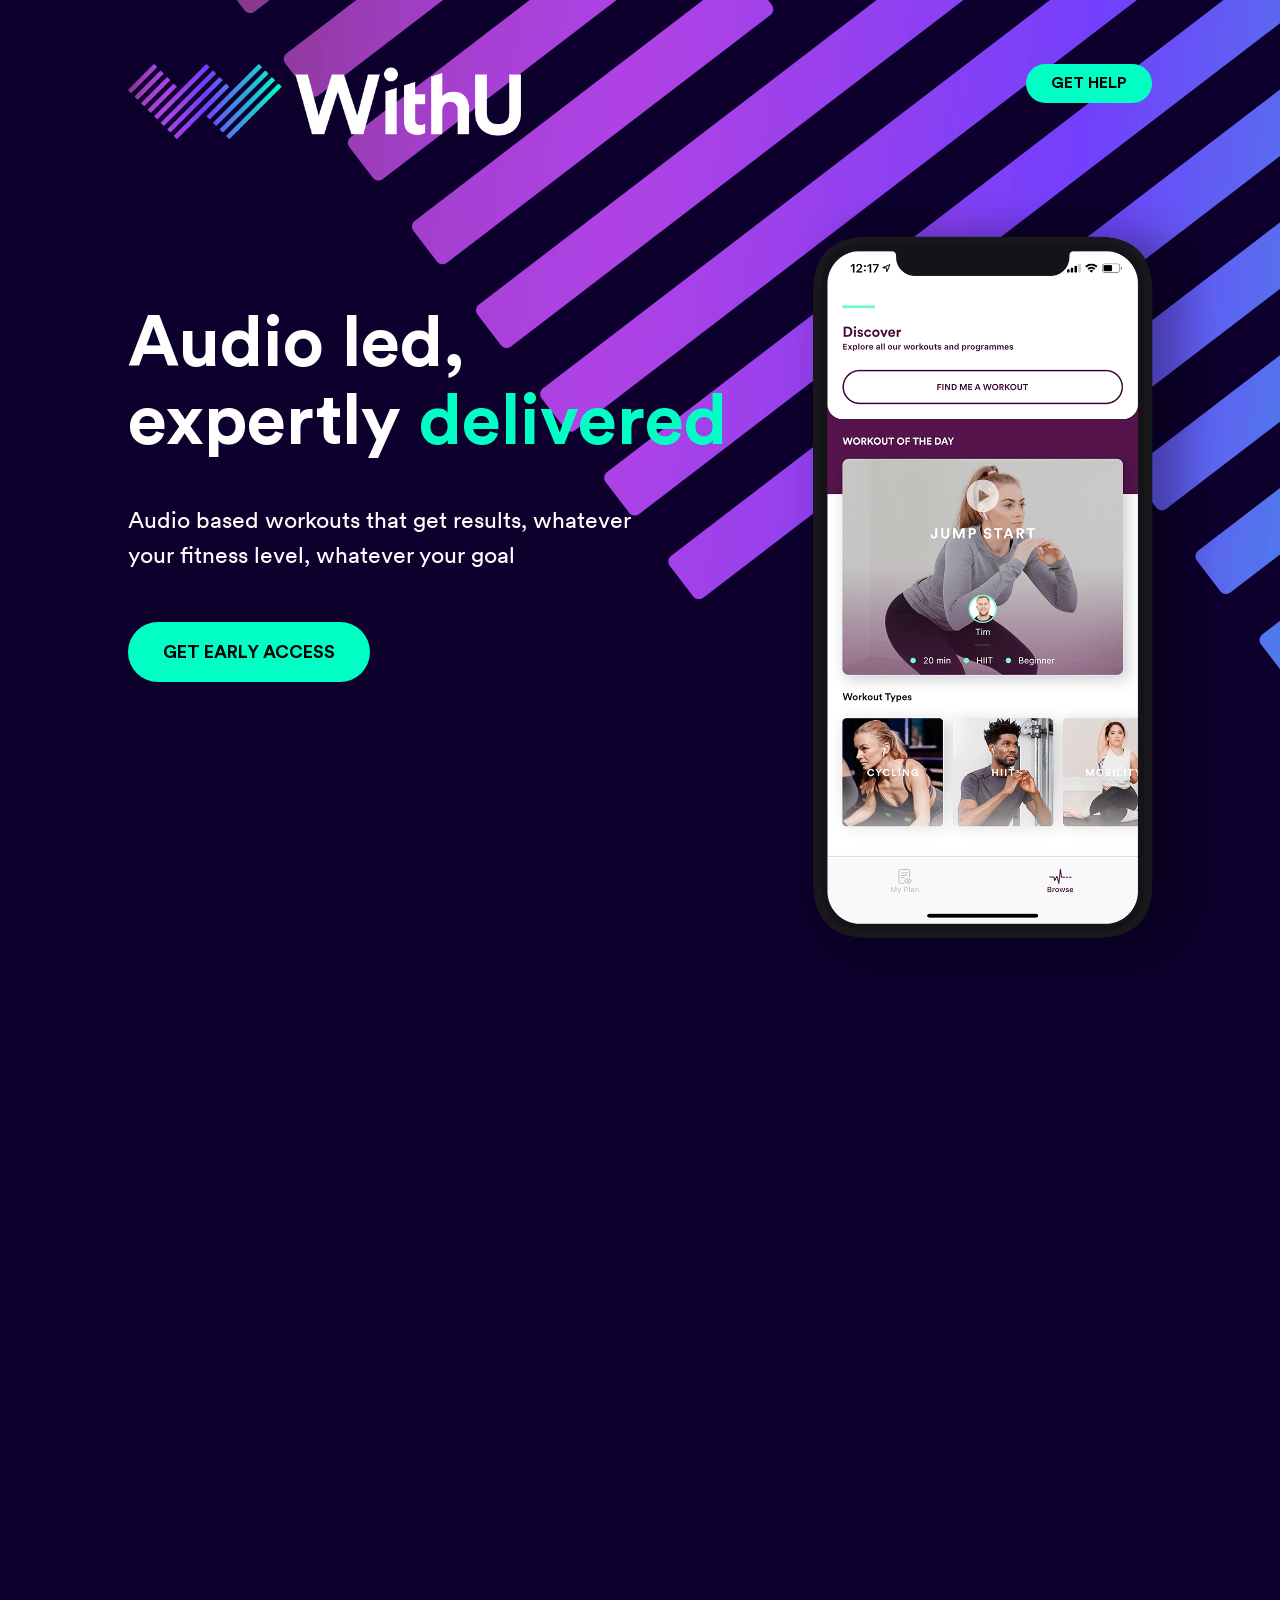
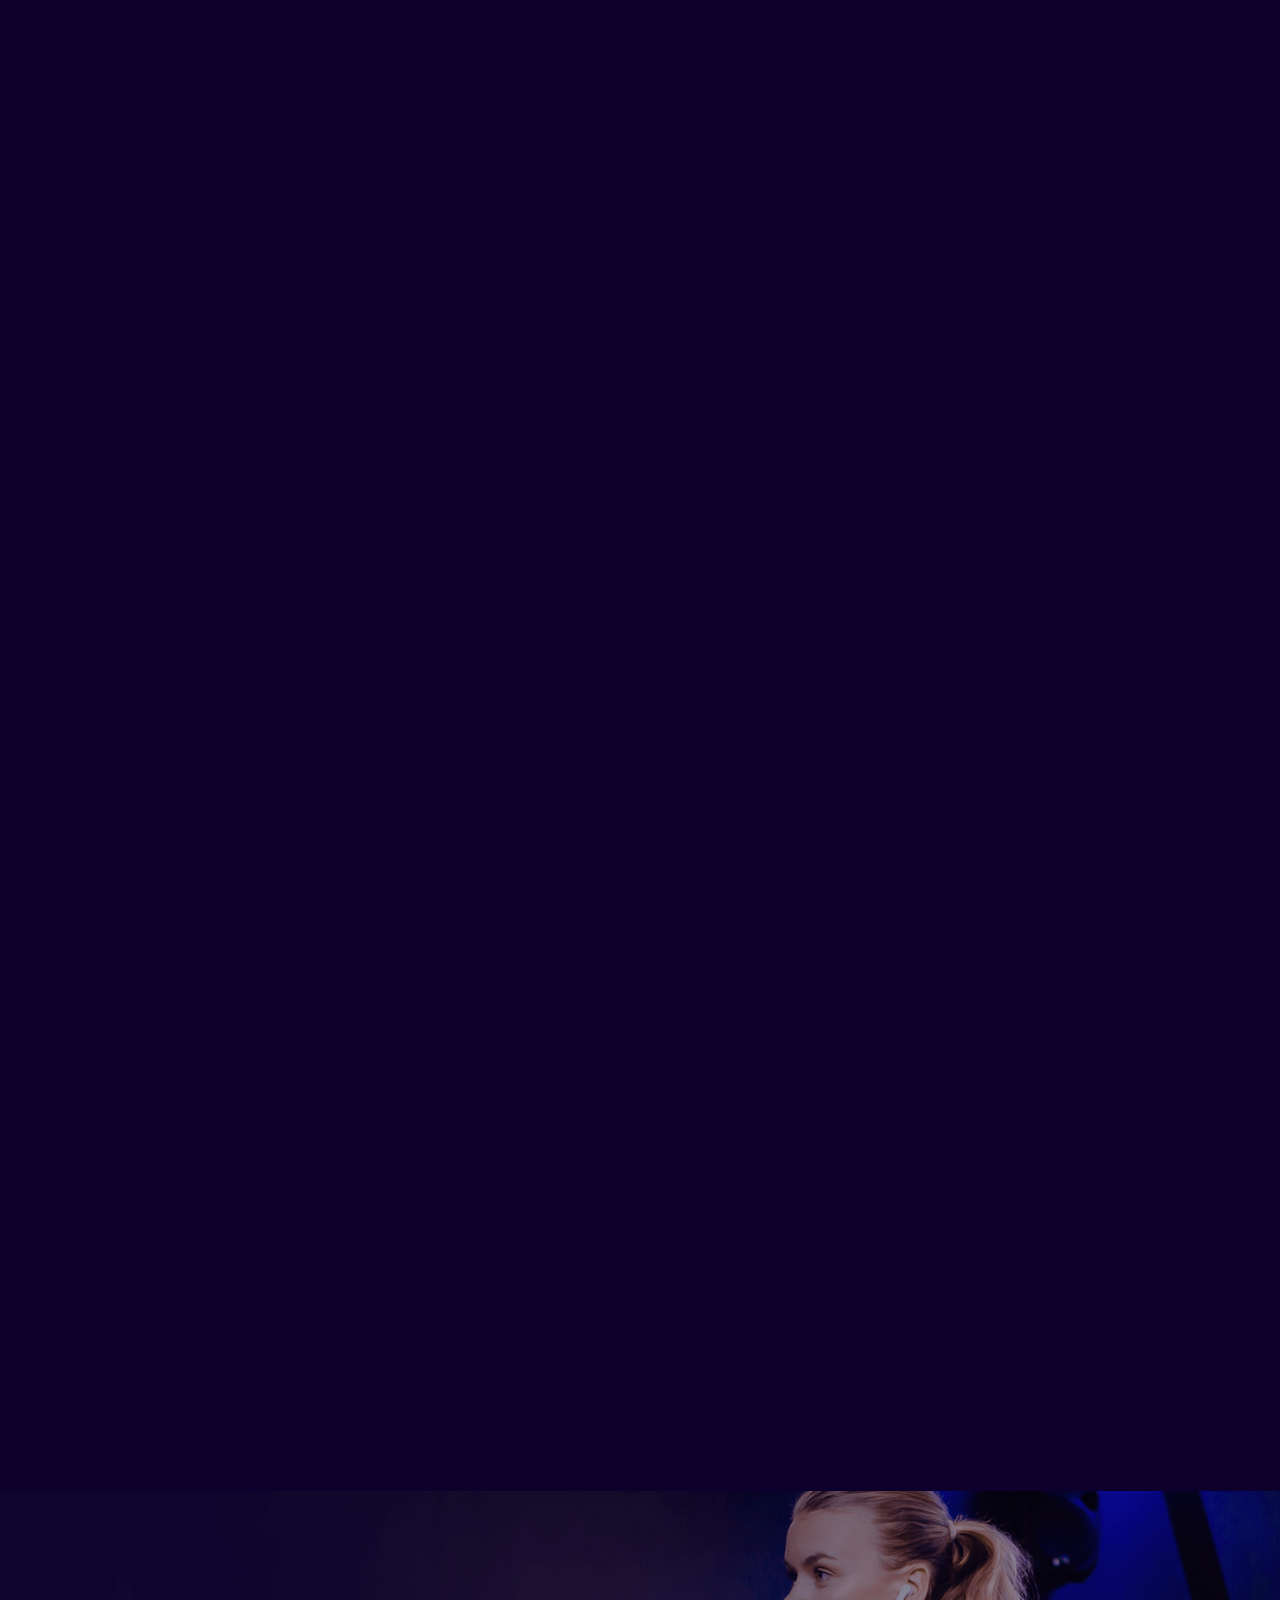
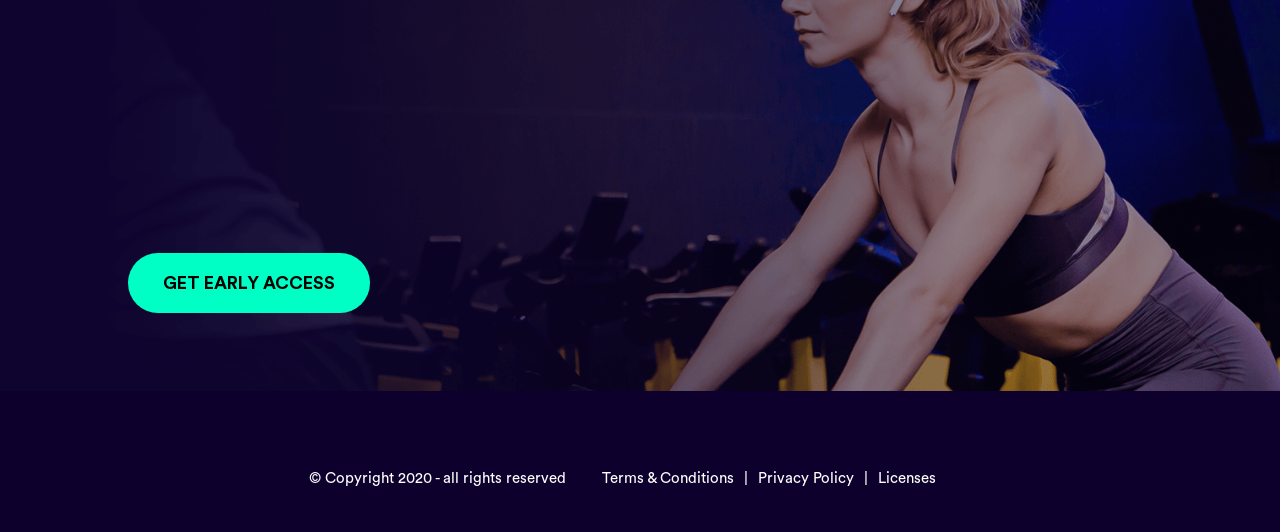
<file: index.html>
<!DOCTYPE html>
<html lang="en">

<head>

    <meta http-equiv="Content-Type" content="text/html; charset=utf-8">
    <meta name="viewport" content="width=device-width, initial-scale=1">
    <meta name="description" content="Audio based workouts that get results, whatever your fitness level, whatever your goal">
    <meta property="og:image" content="img/mobile-tag.jpg">
    <meta property="og:image:type" content="image/jpg">
    <meta property="og:locale" content="en_US">
    <link rel="stylesheet" href="./fonts/font.css">
    <link rel="stylesheet" href="./css/style.css">
    <link rel="shortcut icon" href="./img/favicon.png" type="image/x-icon">
    <script src="./js/float-panel.js"></script>
    <title>WithU</title>



    <script type="text/javascript">
        (function (o) {
            var b = "https://instantfox.co/anywhere/",
                t = "2b2627310f01474f9d3fee29a6315015e2da6682f9e241a59ef7fe04355a8151",
                a = window.AutopilotAnywhere = {
                    _runQueue: [],
                    run: function () {
                        this._runQueue.push(arguments);
                    }
                },
                c = encodeURIComponent,
                s = "SCRIPT",
                d = document,
                l = d.getElementsByTagName(s)[0],
                p = "t=" + c(d.title || "") + "&u=" + c(d.location.href || "") + "&r=" + c(d.referrer || ""),
                j = "text/javascript",
                z, y;
            if (!window.Autopilot) window.Autopilot = a;
            if (o.app) p = "devmode=true&" + p;
            z = function (src, asy) {
                var e = d.createElement(s);
                e.src = src;
                e.type = j;
                e.async = asy;
                l.parentNode.insertBefore(e, l);
            };
            y = function () {
                z(b + t + '?' + p, true);
            };
            if (window.attachEvent) {
                window.attachEvent("onload", y);
            } else {
                window.addEventListener("load", y, false);
            }
        })({});
    </script>



    <script>
        ! function () {
            var analytics = window.analytics = window.analytics || [];
            if (!analytics.initialize)
                if (analytics.invoked) window.console && console.error && console.error(
                    "Segment snippet included twice.");
                else {
                    analytics.invoked = !0;
                    analytics.methods = ["trackSubmit", "trackClick", "trackLink", "trackForm", "pageview", "identify",
                        "reset", "group", "track", "ready", "alias", "debug", "page", "once", "off", "on"
                    ];
                    analytics.factory = function (t) {
                        return function () {
                            var e = Array.prototype.slice.call(arguments);
                            e.unshift(t);
                            analytics.push(e);
                            return analytics
                        }
                    };
                    for (var t = 0; t < analytics.methods.length; t++) {
                        var e = analytics.methods[t];
                        analytics[e] = analytics.factory(e)
                    }
                    analytics.load = function (t, e) {
                        var n = document.createElement("script");
                        n.type = "text/javascript";
                        n.async = !0;
                        n.src = "https://cdn.segment.com/analytics.js/v1/" + t + "/analytics.min.js";
                        var a = document.getElementsByTagName("script")[0];
                        a.parentNode.insertBefore(n, a);
                        analytics._loadOptions = e
                    };
                    analytics.SNIPPET_VERSION = "4.1.0";
                    analytics.load("PH1iL1kXwbt9lEuJuvVpi0ufzrRDpWvQ");
                    analytics.page();
                }
        }();
    </script>


</head>

<body>
    <div class="opacity"></div>
    <div class="content">
        <header>
            <img class="logo" src="./img/logo.png" alt="logo">
            <a class="header-btn header-btn_desktop" href="#">GET HELP</a>
            <a class="header-btn header-btn_mobile" href="#">
                <img src="img/question-mark-button.svg" alt="question">
            </a>
        </header>
        <section class="experts">
            <div class="text">
                <!--                 <div class="img_wrapper seen slideanim">
                    <img class="download_btn" src="./img/google-play.svg" alt="Google play">
                    <img class="download_btn" src="./img/app-store.svg" alt="Appstore">
                </div> -->
                <h2 class="slideanim">Audio led,<br>expertly <mark class="colored">delivered</mark></h2>
                <h3 class="slideanim">Audio based workouts that get results, whatever your fitness level, whatever your
                    goal</h3>
                <a target="_blank" class="early_btn" href="https://beta.withu.fit/"> GET EARLY ACCESS </a>
                <!--                 <div class="img_wrapper hidden slideanim">
                    <img class="download_btn" src="./img/google-play.svg" alt="Google play">
                    <img class="download_btn" src="./img/app-store.svg" alt="Appstore">
                </div> -->
            </div>
            <div class="image slideanim">
                <img src="./img/phone1.png" alt="app screenshot">
            </div>
        </section>
        <section class="more_text">
            <h2 class="slideanim">World-class personal training available <mark class="colored">anytime, anywhere</mark>
            </h2>
            <p class="slideanim">We believe the best fitness progress happens when people are provided with expert
                guidance, personalised support and unwavering motivation. Everybody deserves access to that, on-demand.
                That’s why WithU exists.</p>
        </section>
        <section class="tone">
            <div class="hidden_h2 slideanim">
                <h2>What are we all about?</h2>
            </div>
            <div class="image slideanim">
                <img src="./img/phone2.png" alt="app screenshot">
            </div>
            <div class="text">
                <h2 class="animated slideanim slideInRight">What are we all about?</h2>
                <div class="text_wrapper">
                    <div class="block slideanim">
                        <img src="./img/bias.svg" alt="headphones pict">
                        <div class="block_text first">
                            <h3>Totally results driven</h3>
                            <p>We want you to succeed. Each workout is expertly designed and produced to motivate you to
                                work harder and smarter.</p>
                        </div>
                    </div>
                    <div class="block slideanim">
                        <img src="./img/Individuality.svg" alt="goals pict">
                        <div class="block_text">
                            <h3>Committed to game-changing training</h3>
                            <p>Quality is at the core of everything we do. From WithU trainer recruitment, to workout
                                creation and audio production the bar is set high. Just how we like it!</p>
                        </div>
                    </div>
                    <div class="block slideanim">
                        <img src="./img/trainer.svg" alt="Individuality pict">
                        <div class="block_text third">
                            <h3>We’re the experts but you make the rules</h3>
                            <p>Every week, you’ll have access to a personalised plan of workouts based on your goal, or
                                you have unlimited freedom to style your session by browsing our full audio workout
                                library.</p>
                        </div>
                    </div>
                </div>
            </div>
        </section>
        <section class="lastly">
            <h2 class="slideanim">
                WithU has a vast library of audio led workouts and tailored programmes. So we’re confident that we’ll
                have something that works for you.
            </h2>
            <div class="cards_wrapper">
                <div class="card slideanim">
                    <object class="svg_icon" data="./img/run-2.svg" type="image/svg+xml" width="76" height="120">Your
                        browser does not support SVG</object>
                    <h3 class="">HIIT</h3>
                    <p class="">Circuits designed to raise your heart rate and accelerate fat loss</p>
                </div>
                <div class="card slideanim">
                    <object class="svg_icon" data="./img/strength.svg" type="image/svg+xml" width="76" height="120">Your
                        browser does not support SVG</object>
                    <h3 class="">Strength</h3>
                    <p class="">Sessions to make you stronger, tone up and build muscle</p>
                </div>
                <div class="card slideanim">
                    <object class="svg_icon" data="./img/mobility.svg" type="image/svg+xml" width="76" height="120">Your
                        browser does not support SVG</object>
                    <h3 class="">Mobility</h3>
                    <p class="">Improve your flexibility and regain focus with rest and recovery classes</p>
                </div>
                <div class="card slideanim">
                    <object class="svg_icon" data="./img/bicycle.svg" type="image/svg+xml" width="76" height="120">Your
                        browser does not support SVG</object>
                    <h3 class="">Cycling</h3>
                    <p class="">Spin style workouts focused on pace, splits and elevation</p>
                </div>
                <div class="card slideanim">
                    <object class="svg_icon" data="./img/shoe.svg" type="image/svg+xml" width="76" height="120">Your
                        browser does not support SVG</object>
                    <h3 class="">Running</h3>
                    <p class="">Complete instruction and motivation for indoor or outdoor running</p>
                </div>
            </div>
        </section>
        <section class="live">
            <div class="text">
                <h2 class="slideanim">Changing the way you train</h2>
                <ul class="slideanim">
                    <li><img src="./img/check-symbol.png" alt="">Audio and 3D both deliver an immersive experience that
                        mimics one-to-one personal training sessions. Trainers will guide, motivate and encourage, right
                        on cue.</li>
                    <li><img src="./img/check-symbol.png" alt="">Audio delivers instructions without distraction.
                        Allowing you to focus on form not a 7” screen.</li>
                    <li><img src="./img/check-symbol.png" alt="">The WithU 3D avatar delivers visual demonstration on
                        any exercise you're not familiar with. Limiting downtime, maintaining momentum and workout
                        structure.</li>
                </ul>
            </div>
            <div class="image slideanim">
                <img src="./img/phone3.png" alt="app screen">
            </div>
        </section>
        <section class="download">
            <div class="opacity"></div>
            <div class="test"></div>
            <h2 class="slideanim">Launches 2020!</h2>
            <p class="slideanim">We are launching soon but please click below if you are interested in joining our early access program</p>
            <!-- <h2 class="slideanim">Get Connected</h2> -->
            <!-- <form id="email_form" name="EmailForm" class="slideanim" action="" method="post">
                <input type="email" class="email" name="email" placeholder="Email Address">
                <input type="submit" class="submit" value="submit">
            </form> -->
            <a target="_blank" class="early_btn" href="https://beta.withu.fit/"> GET EARLY ACCESS </a>
            <!--             <div class="img_wrapper">
                <img class="download_btn slideanim" src="./img/google-play.svg" alt="Google play">
                <img class="download_btn slideanim" src="./img/app-store.svg" alt="Appstore">
            </div> -->
        </section>
        <footer>
            <div class="footer_text">
                <p>© Copyright 2020 - all rights reserved</p>
                <p class="terms"><a href="eula.html">Terms & Conditions </a> | <a
                        href="privacy.html"> Privacy Policy </a> | <a
                        href="licenses.html"> Licenses</a></p>
            </div>
        </footer>
    </div>

    <script>
        urlp = [];
        s = location.toString().split('?');
        s = s[1].split('&');
        for (i = 0; i < s.length; i++) {
            u = s[i].split('=');
            urlp[u[0]] = u[1];
        }
        if (urlp['subscribed'] == 'yes') {
            alert('Your Subscription has been Confirmed'); //pyk
        }
    </script>



    <script>
        analytics.track("Subscriber", {
            plan: "Subscribers Basic",
            accountType: "Website"
        });
    </script>

</body>




</html>
</file>
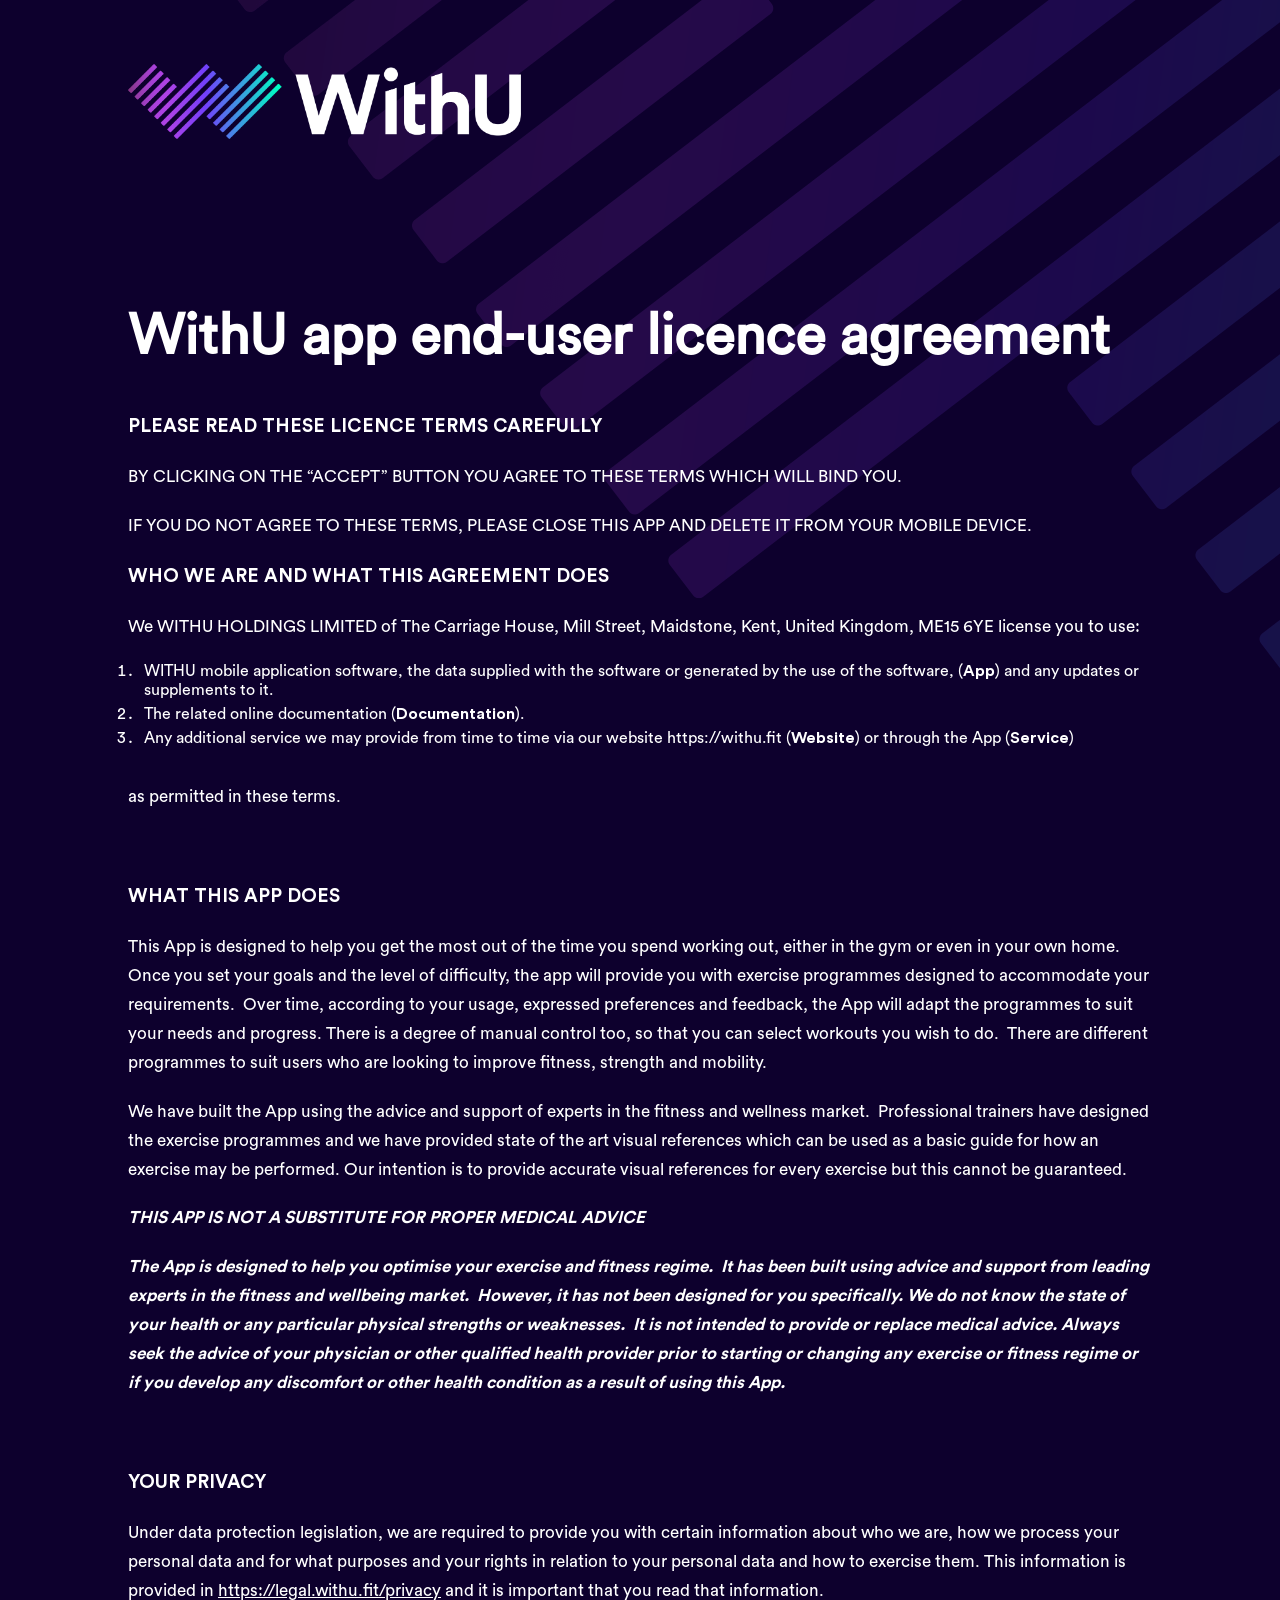
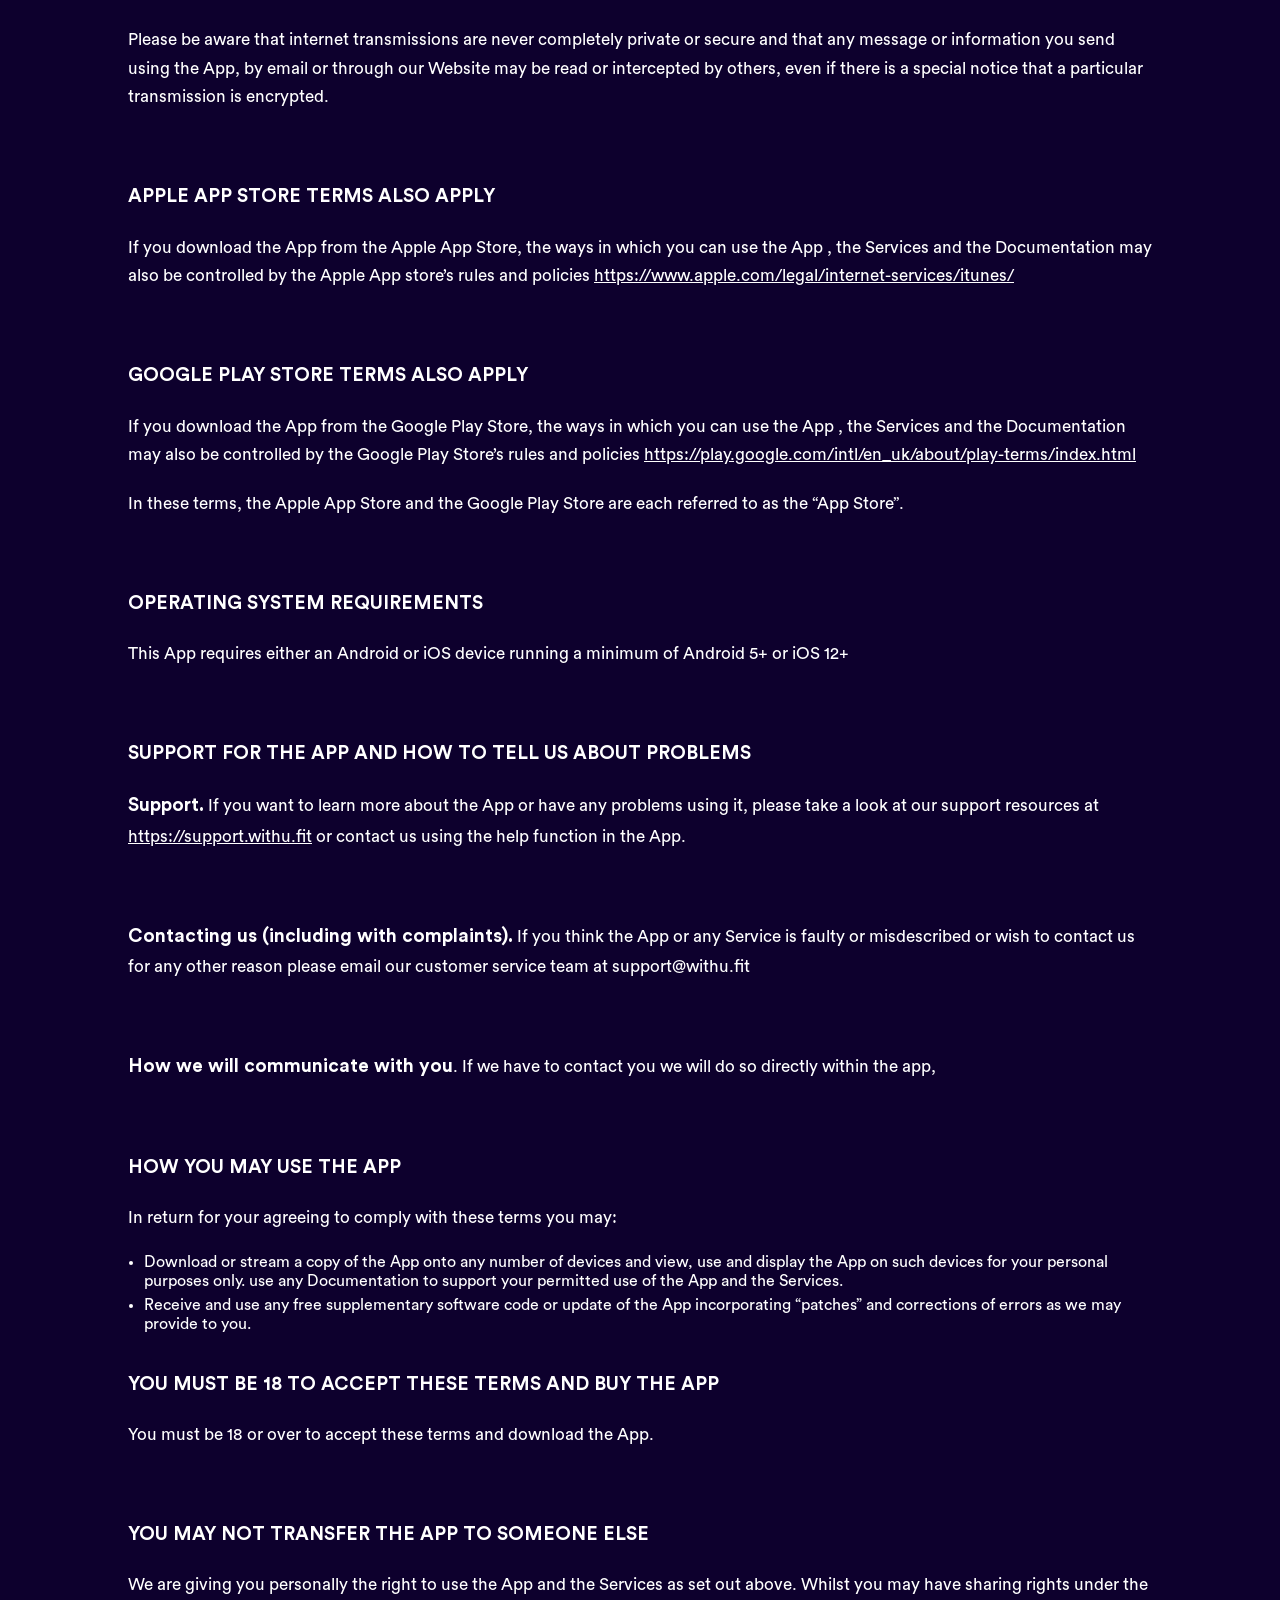
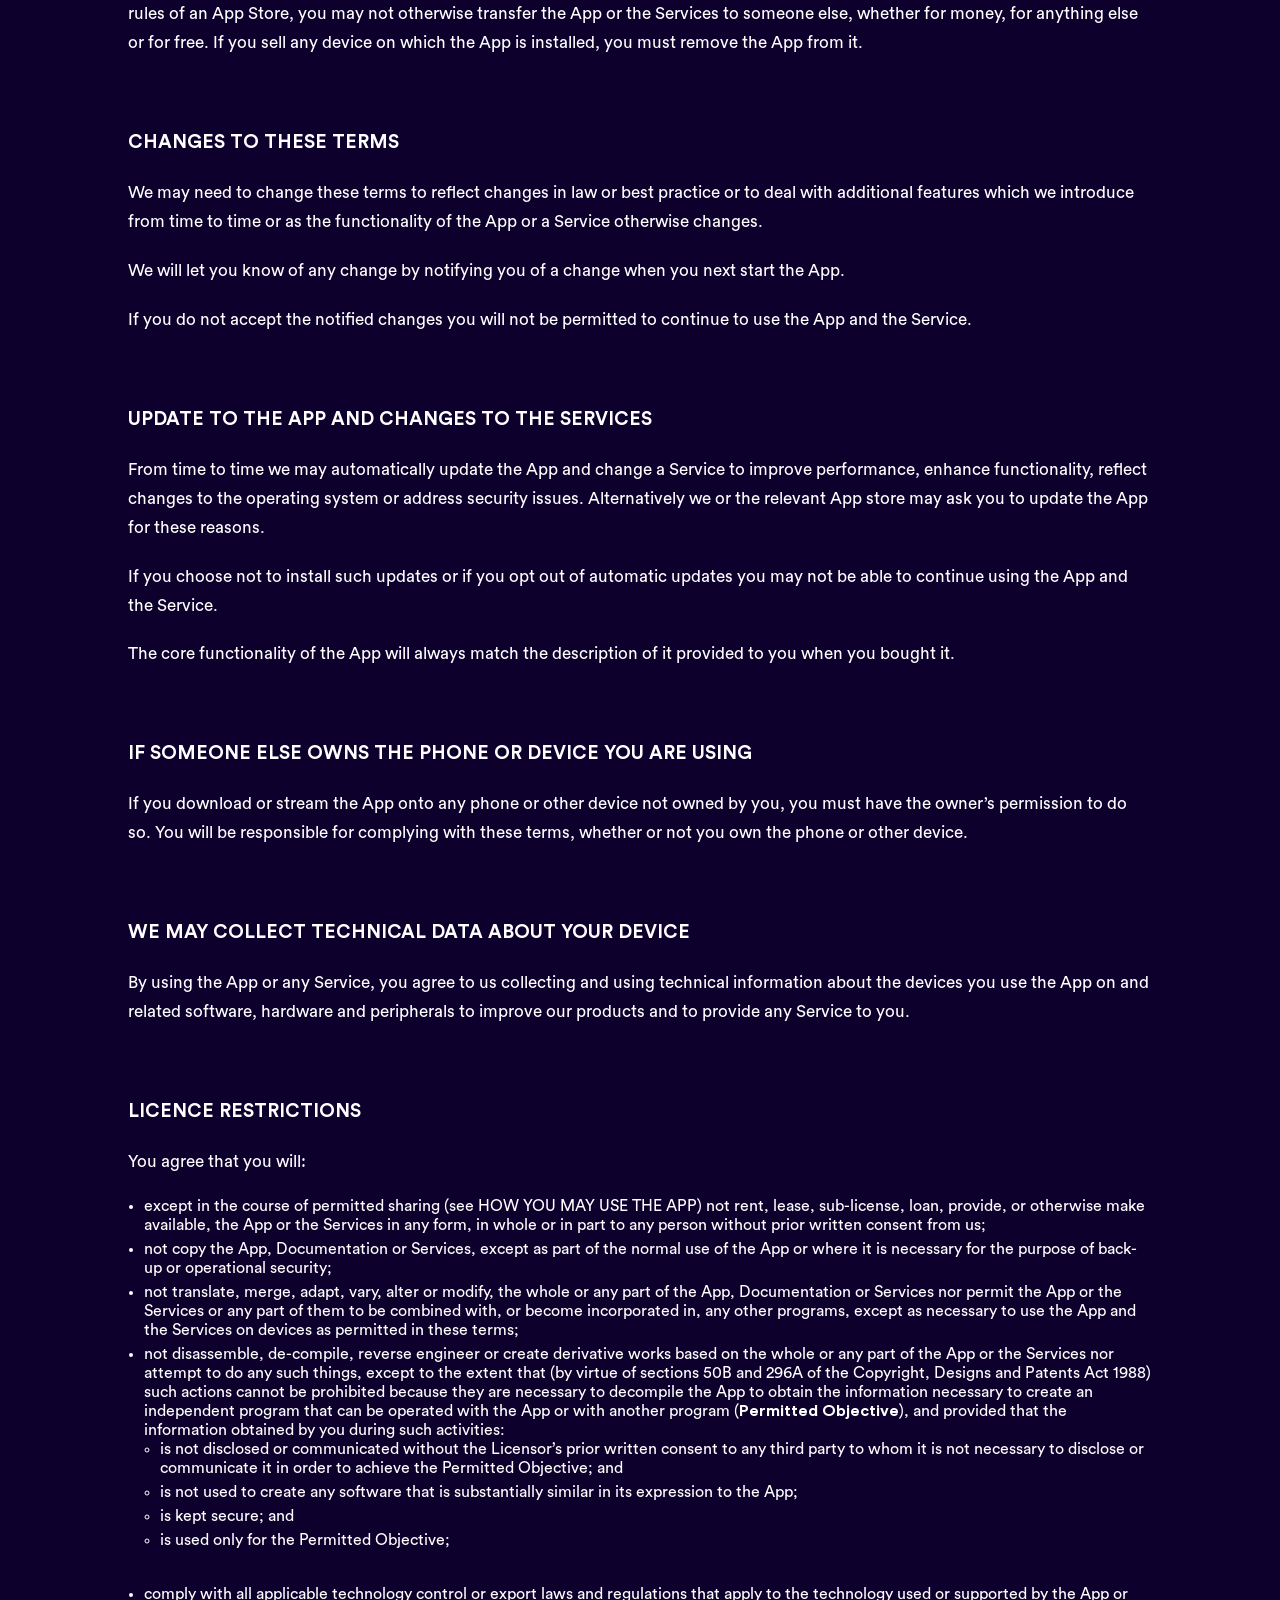
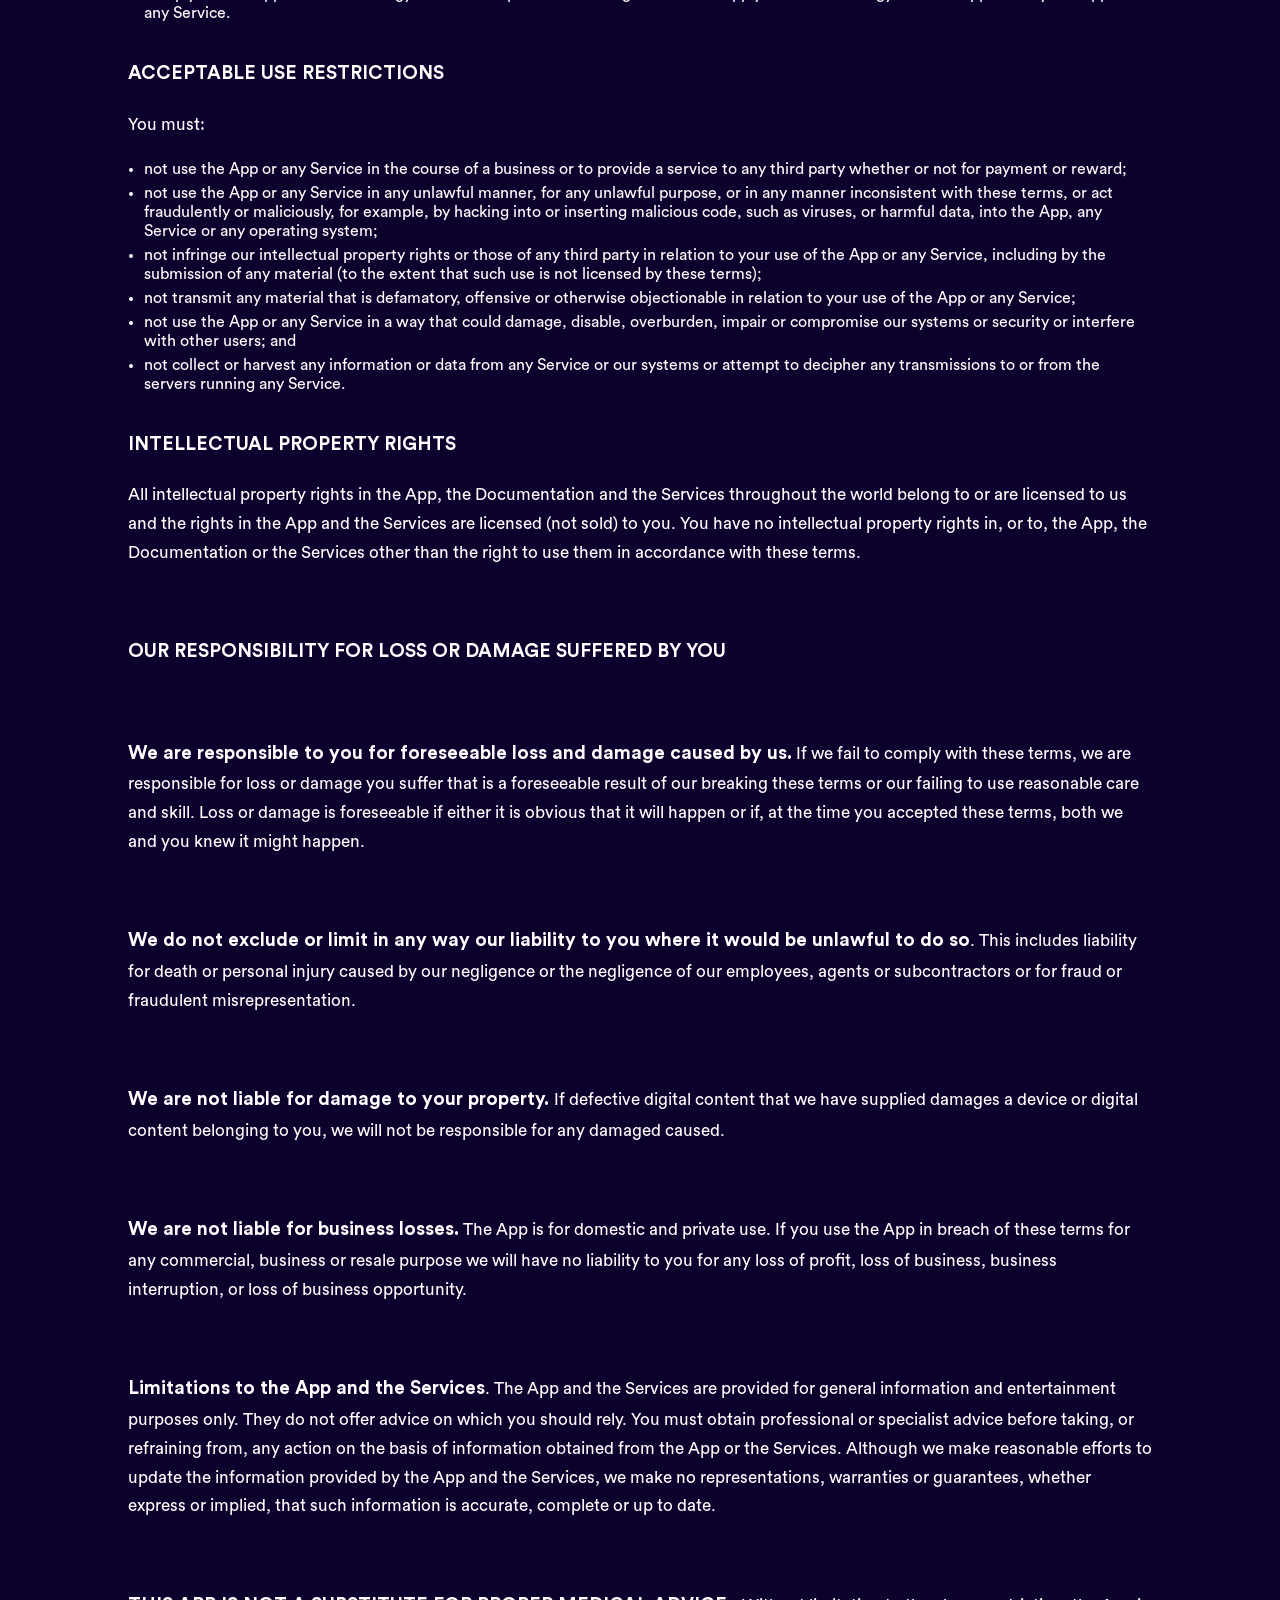
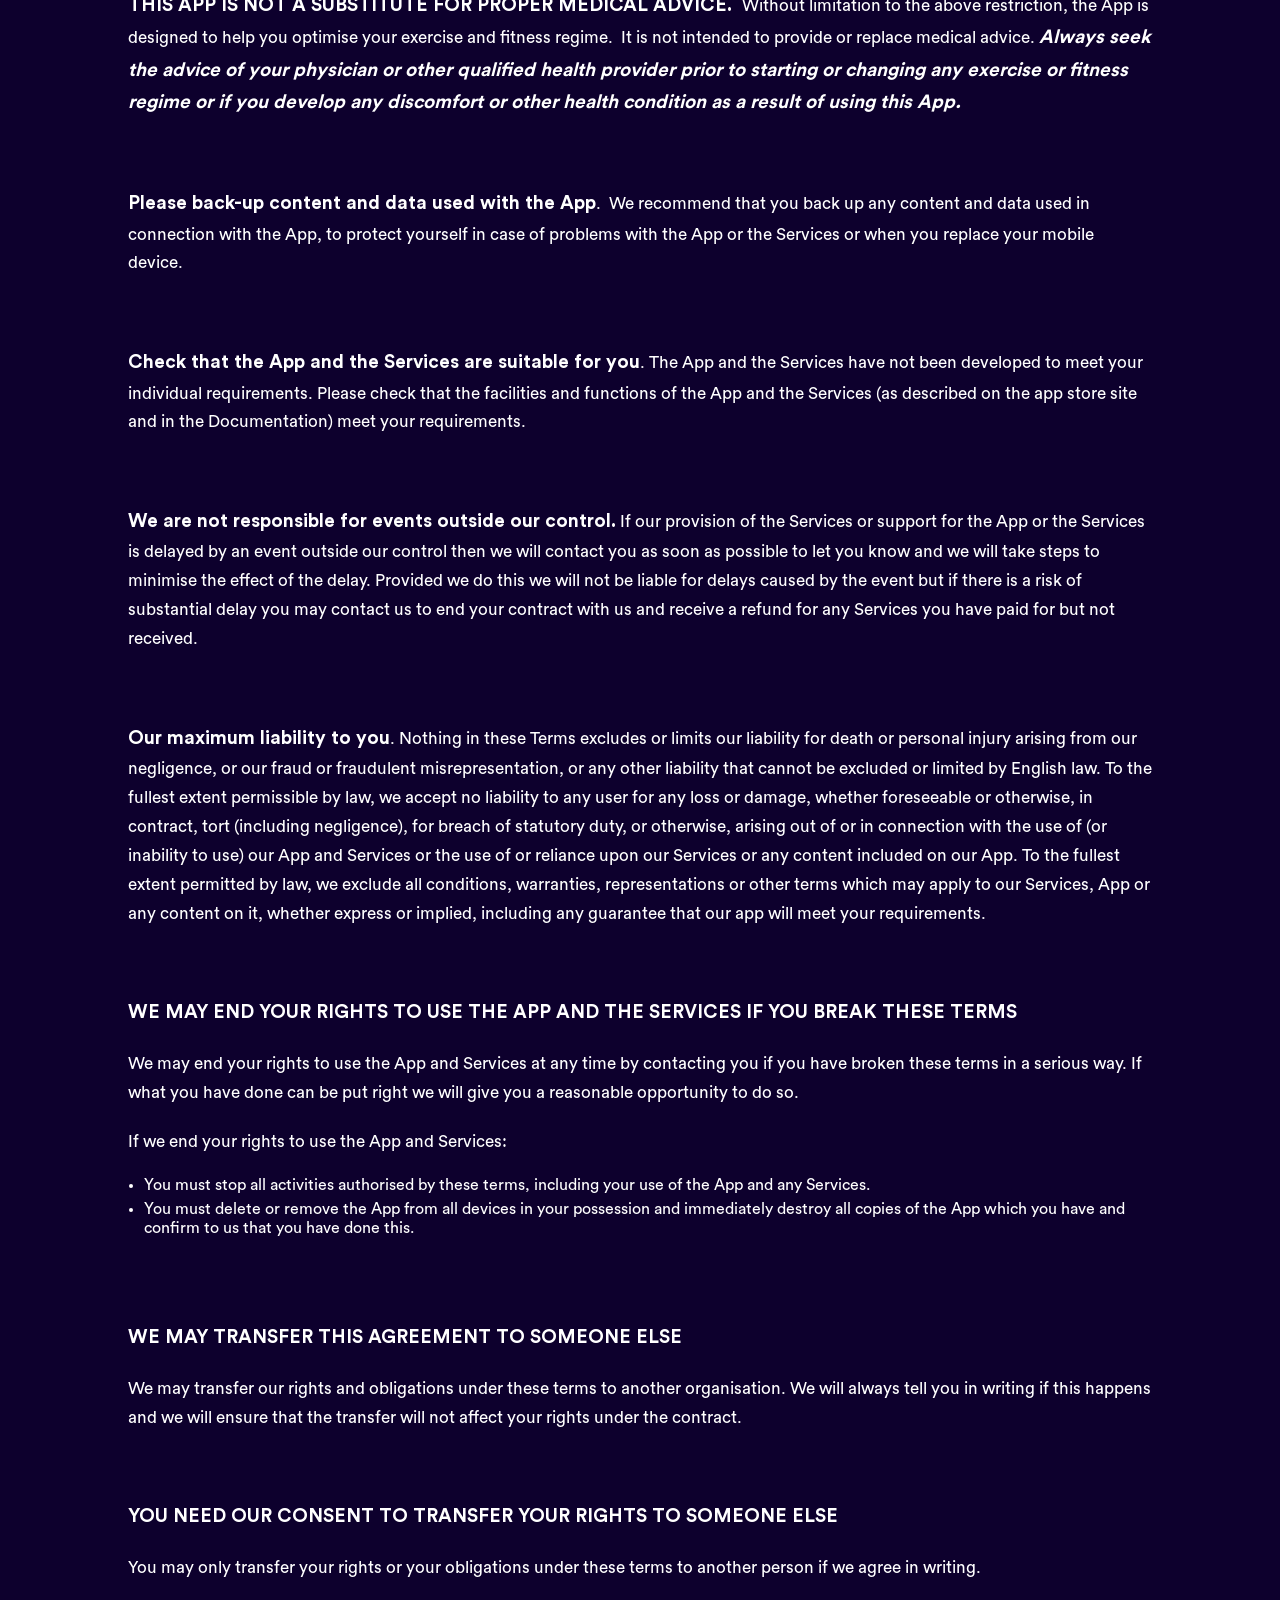
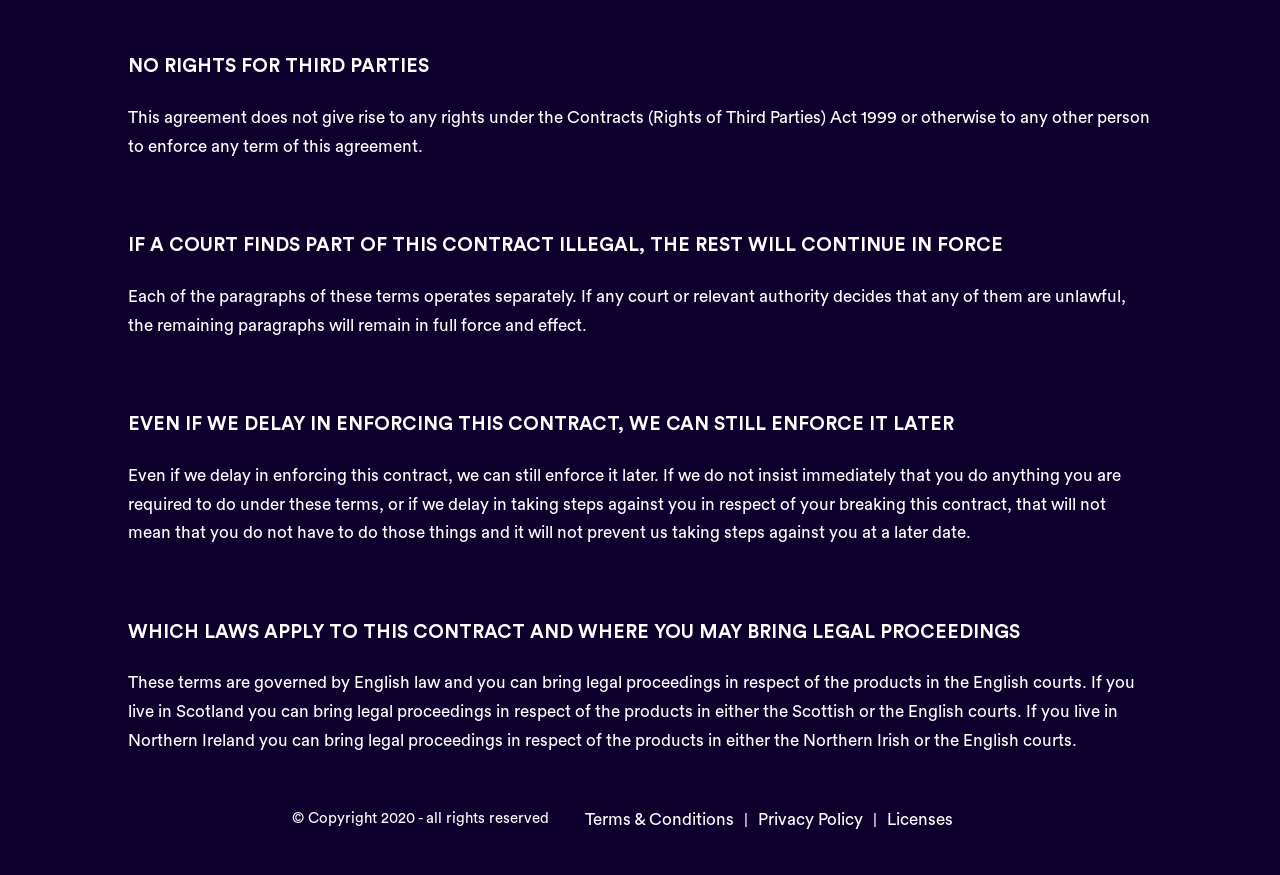
<file: eula.html>
<!DOCTYPE html>
<html lang="en">

<head>
    <meta http-equiv="Content-Type" content="text/html; charset=utf-8">
    <meta name="viewport" content="width=device-width, initial-scale=1">
    <meta name="description" content="Audio based workouts that get results, whatever your fitness level, whatever your goal">
    <meta property="og:image" content="img/mobile-tag.jpg">
    <meta property="og:image:type" content="image/jpg">
    <meta property="og:locale" content="en_US">
    <link rel="stylesheet" href="./fonts/font.css">
    <link rel="stylesheet" href="./css/style.css">
    <link rel="shortcut icon" href="./img/favicon.png" type="image/x-icon">
    <script src="./js/float-panel.js"></script>
    <title>WithU</title>
    <script type="text/javascript">
        (function (o) {
            var b = "https://instantfox.co/anywhere/",
                t = "2b2627310f01474f9d3fee29a6315015e2da6682f9e241a59ef7fe04355a8151",
                a = window.AutopilotAnywhere = {
                    _runQueue: [],
                    run: function () {
                        this._runQueue.push(arguments);
                    }
                },
                c = encodeURIComponent,
                s = "SCRIPT",
                d = document,
                l = d.getElementsByTagName(s)[0],
                p = "t=" + c(d.title || "") + "&u=" + c(d.location.href || "") + "&r=" + c(d.referrer || ""),
                j = "text/javascript",
                z, y;
            if (!window.Autopilot) window.Autopilot = a;
            if (o.app) p = "devmode=true&" + p;
            z = function (src, asy) {
                var e = d.createElement(s);
                e.src = src;
                e.type = j;
                e.async = asy;
                l.parentNode.insertBefore(e, l);
            };
            y = function () {
                z(b + t + '?' + p, true);
            };
            if (window.attachEvent) {
                window.attachEvent("onload", y);
            } else {
                window.addEventListener("load", y, false);
            }
        })({});
    </script>



    <script>
        ! function () {
            var analytics = window.analytics = window.analytics || [];
            if (!analytics.initialize)
                if (analytics.invoked) window.console && console.error && console.error(
                    "Segment snippet included twice.");
                else {
                    analytics.invoked = !0;
                    analytics.methods = ["trackSubmit", "trackClick", "trackLink", "trackForm", "pageview", "identify",
                        "reset", "group", "track", "ready", "alias", "debug", "page", "once", "off", "on"
                    ];
                    analytics.factory = function (t) {
                        return function () {
                            var e = Array.prototype.slice.call(arguments);
                            e.unshift(t);
                            analytics.push(e);
                            return analytics
                        }
                    };
                    for (var t = 0; t < analytics.methods.length; t++) {
                        var e = analytics.methods[t];
                        analytics[e] = analytics.factory(e)
                    }
                    analytics.load = function (t, e) {
                        var n = document.createElement("script");
                        n.type = "text/javascript";
                        n.async = !0;
                        n.src = "https://cdn.segment.com/analytics.js/v1/" + t + "/analytics.min.js";
                        var a = document.getElementsByTagName("script")[0];
                        a.parentNode.insertBefore(n, a);
                        analytics._loadOptions = e
                    };
                    analytics.SNIPPET_VERSION = "4.1.0";
                    analytics.load("PH1iL1kXwbt9lEuJuvVpi0ufzrRDpWvQ");
                    analytics.page();
                }
        }();
    </script>
</head>

<body class="wrapper-true">
    <div class="wrapper">
        <div class="opacity"></div>
        <div class="content">
            <header>
                <img class="logo" src="./img/logo.png" alt="logo">
            </header>
            <section class="texts">
                <h1>WithU app end-user licence agreement</h1>

                <p><strong>PLEASE READ THESE LICENCE TERMS CAREFULLY</strong></p>
                <p><span >BY CLICKING ON THE “ACCEPT” BUTTON YOU AGREE TO THESE TERMS WHICH WILL
                        BIND YOU.</span></p>
                <p><span >IF YOU DO NOT AGREE TO THESE TERMS, PLEASE CLOSE THIS APP AND DELETE IT
                        FROM YOUR MOBILE DEVICE.</span></p>
                <p><strong>WHO WE ARE AND WHAT THIS AGREEMENT DOES</strong><span
                        >&nbsp;&nbsp;</span></p>
                <p><span >We WITHU HOLDINGS LIMITED of The Carriage House, Mill Street, Maidstone,
                        Kent, United Kingdom, ME15 6YE license you to use:</span></p>
                <ol>
                    <li><span >WITHU mobile application software, the data supplied with the
                            software or generated by the use of the software, (</span><strong>App</strong><span
                            >) and any updates or supplements to it.</span></li>
                    <li><span >The related online documentation
                            (</span><strong>Documentation</strong><span >).</span></li>
                    <li><span >Any additional service we may provide from time to time via our
                            website https://withu.fit (</span><strong>Website</strong><span >) or
                            through the App (</span><strong>Service</strong><span >)</span></li>
                </ol>
                <p><span >as permitted in these terms.</span></p>
                <p><span >&nbsp;</span></p>
                <p><strong>WHAT THIS APP DOES</strong></p>
                <p><span >This App is designed to help you get the most out of the time you spend
                        working out, either in the gym or even in your own home.&nbsp; Once you set your goals and the level
                        of difficulty, the app will provide you with exercise programmes designed to accommodate your
                        requirements.&nbsp; Over time, according to your usage, expressed preferences and feedback, the App
                        will adapt the programmes to suit your needs and progress. There is a degree of manual control too,
                        so that you can select workouts you wish to do.&nbsp; There are different programmes to suit users
                        who are looking to improve fitness, strength and mobility.&nbsp;&nbsp;</span>&nbsp;</p>
                <p><span >We have built the App using the advice and support of experts in the
                        fitness and wellness market.&nbsp; Professional trainers have designed the exercise programmes and
                        we have provided state of the art visual references which can be used as a basic guide for how an
                        exercise may be performed. Our intention is to provide accurate visual references for every exercise
                        but this cannot be guaranteed.</span></p>
                <p><span ><strong><em>THIS APP IS NOT A SUBSTITUTE FOR PROPER MEDICAL
                                ADVICE</em></strong></span></p>
                <p><span ><strong><em>The App is designed to help you optimise your exercise and
                                fitness regime.&nbsp; It has been built using advice and support from leading experts in the
                                fitness and wellbeing market.&nbsp; However, it has not been designed for you specifically.
                                We do not know the state of your health or any particular physical strengths or
                                weaknesses.&nbsp; It is not intended to provide or replace medical advice. Always seek the
                                advice of your physician or other qualified health provider prior to starting or changing
                                any exercise or fitness regime or if you develop any discomfort or other health condition as
                                a result of using this App.</em></strong></span></p>
                <p>&nbsp;</p>
                <p><strong>YOUR PRIVACY</strong><span >&nbsp;&nbsp;</span></p>
                <p><span >Under data protection legislation, we are required to provide you with
                        certain information about who we are, how we process your personal data and for what purposes and
                        your rights in relation to your personal data and how to exercise them. This information is provided
                        in </span><a href="https://legal.withu.fit/privacy"><span
                            >https://legal.withu.fit/privacy</span></a><span
                        > and it is important that you read that information.</span></p>
                <p><span >Please be aware that internet transmissions are never completely private
                        or secure and that any message or information you send using the App, by email or through our
                        Website may be read or intercepted by others, even if there is a special notice that a particular
                        transmission is encrypted.</span></p>
                <p><span >&nbsp;</span></p>
                <p><strong>APPLE APP STORE TERMS ALSO APPLY</strong><span >&nbsp;&nbsp;</span></p>
                <p><span >If you download the App from the Apple App Store, the ways in which you
                        can use the App , the Services and the Documentation may also be controlled by the Apple App store’s
                        rules and policies </span><a href="https://www.apple.com/legal/internet-services/itunes/"><span
                            >https://www.apple.com/legal/internet-services/itunes/</span></a></p>
                <p>&nbsp;</p>
                <p><strong>GOOGLE PLAY STORE TERMS ALSO APPLY</strong><span >&nbsp;&nbsp;</span>
                </p>
                <p><span >If you download the App from the Google Play Store, the ways in which you
                        can use the App , the Services and the Documentation may also be controlled by the Google Play
                        Store’s rules and policies </span><a
                        href="https://play.google.com/intl/en_uk/about/play-terms/index.html"><span
                            >https://play.google.com/intl/en_uk/about/play-terms/index.html</span></a><span
                        >&nbsp;</span></p>
                <p><span >In these terms, the Apple App Store and the Google Play Store are each
                        referred to as the “App Store”.</span></p>
                <p>&nbsp;</p>
                <p><strong>OPERATING SYSTEM REQUIREMENTS</strong><span >&nbsp;&nbsp;</span></p>
                <p><span >This App requires either an Android or iOS device running a minimum of
                        Android 5+ or iOS 12+&nbsp;&nbsp;</span></p>
                <p><span >&nbsp;</span></p>
                <p><strong>SUPPORT FOR THE APP AND HOW TO TELL US ABOUT PROBLEMS</strong><span
                        >&nbsp;&nbsp;</span></p>
                <p><strong>Support.</strong><span > If you want to learn more about the App or have
                        any problems using it, please take a look at our support resources at </span><a
                        href="https://support.withu.fit"><span
                            >https://support.withu.fit</span></a><span >
                        or contact us using the help function in the App.</span></p>
                <p><span >&nbsp;</span></p>
                <p><strong>Contacting us (including with complaints).</strong><span > If you think
                        the App or any Service is faulty or misdescribed or wish to contact us for any other reason please
                        email our customer service team at support@withu.fit&nbsp;</span></p>
                <p><span >&nbsp;</span></p>
                <p><strong>How we will communicate with you</strong><span >. If we have to contact
                        you we will do so directly within the app, &nbsp;</span></p>
                <p>&nbsp;</p>
                <p><strong>HOW YOU MAY USE THE APP</strong></p>
                <p><span >In return for your agreeing to comply with these terms you may:</span>
                </p>
                <ul>
                    <li><span >Download or stream a copy of the App onto any number of devices and
                            view, use and display the App on such devices for your personal purposes only. use any
                            Documentation to support your permitted use of the App and the Services.</span></li>
                    <li><span >Receive and use any free supplementary software code or update of
                            the App incorporating “patches” and corrections of errors as we may provide to you.</span></li>
                </ul>
                <p><strong>YOU MUST BE 18 TO ACCEPT THESE TERMS AND BUY THE APP</strong><span
                        >&nbsp;&nbsp;</span></p>
                <p><span >You must be 18 or over to accept these terms and download the App.</span>
                </p>
                <p><span >&nbsp;</span></p>
                <p><strong>YOU MAY NOT TRANSFER THE APP TO SOMEONE ELSE</strong><span
                        >&nbsp;&nbsp;</span></p>
                <p><span >We are giving you personally the right to use the App and the Services as
                        set out above. Whilst you may have sharing rights under the rules of an App Store, you may not
                        otherwise transfer the App or the Services to someone else, whether for money, for anything else or
                        for free. If you sell any device on which the App is installed, you must remove the App from
                        it.</span></p>
                <p><span >&nbsp;</span></p>
                <p><strong>CHANGES TO THESE TERMS</strong><span >&nbsp;&nbsp;</span></p>
                <p><span >We may need to change these terms to reflect changes in law or best
                        practice or to deal with additional features which we introduce from time to time or as the
                        functionality of the App or a Service otherwise changes.</span></p>
                <p><span >We will let you know of any change by notifying you of a change when you
                        next start the App.</span></p>
                <p><span >If you do not accept the notified changes you will not be permitted to
                        continue to use the App and the Service.</span></p>
                <p><span >&nbsp;</span></p>
                <p><strong>UPDATE TO THE APP AND CHANGES TO THE SERVICES</strong><span
                        >&nbsp;&nbsp;</span></p>
                <p><span >From time to time we may automatically update the App and change a
                        Service to improve performance, enhance functionality, reflect changes to the operating system or
                        address security issues. Alternatively we or the relevant App store may ask you to update the App
                        for these reasons.</span></p>
                <p><span >If you choose not to install such updates or if you opt out of automatic
                        updates you may not be able to continue using the App and the Service.</span></p>
                <p><span >The core functionality of the App will always match the description of it
                        provided to you when you bought it.</span></p>
                <p><span >&nbsp;</span></p>
                <p><strong>IF SOMEONE ELSE OWNS THE PHONE OR DEVICE YOU ARE USING</strong><span
                        >&nbsp;&nbsp;</span></p>
                <p><span >If you download or stream the App onto any phone or other device not
                        owned by you, you must have the owner’s permission to do so. You will be responsible for complying
                        with these terms, whether or not you own the phone or other device.</span></p>
                <p>&nbsp;</p>
                <p><strong>WE MAY COLLECT TECHNICAL DATA ABOUT YOUR DEVICE</strong><span
                        >&nbsp;&nbsp;</span></p>
                <p><span >By using the App or any Service, you agree to us collecting and using
                        technical information about the devices you use the App on and related software, hardware and
                        peripherals to improve our products and to provide any Service to you.</span></p>
                <p><span >&nbsp;</span></p>
                <p><strong>LICENCE RESTRICTIONS</strong><span >&nbsp;&nbsp;</span></p>
                <p><span >You agree that you will:</span></p>
                <ul>
                    <li><span >except in the course of permitted sharing (see HOW YOU MAY USE THE
                            APP) not rent, lease, sub-license, loan, provide, or otherwise make available, the App or the
                            Services in any form, in whole or in part to any person without prior written consent from
                            us;</span></li>
                    <li><span >not copy the App, Documentation or Services, except as part of the
                            normal use of the App or where it is necessary for the purpose of back-up or operational
                            security;</span></li>
                    <li><span >not translate, merge, adapt, vary, alter or modify, the whole or any
                            part of the App, Documentation or Services nor permit the App or the Services or any part of
                            them to be combined with, or become incorporated in, any other programs, except as necessary to
                            use the App and the Services on devices as permitted in these terms;</span></li>
                    <li><span >not disassemble, de-compile, reverse engineer or create derivative
                            works based on the whole or any part of the App or the Services nor attempt to do any such
                            things, except to the extent that (by virtue of sections 50B and 296A of the Copyright, Designs
                            and Patents Act 1988) such actions cannot be prohibited because they are necessary to decompile
                            the App to obtain the information necessary to create an independent program that can be
                            operated with the App or with another program (</span><strong>Permitted Objective</strong><span
                            >), and provided that the information obtained by you during such
                            activities:</span>
                        <ul>
                            <li><span >is not disclosed or communicated without the Licensor’s
                                    prior written consent to any third party to whom it is not necessary to disclose or
                                    communicate it in order to achieve the Permitted Objective; and</span></li>
                            <li><span >is not used to create any software that is substantially
                                    similar in its expression to the App;</span></li>
                            <li><span >is kept secure; and</span></li>
                            <li><span >is used only for the Permitted Objective;</span></li>
                        </ul>
                    </li>
                    <li><span >comply with all applicable technology control or export laws and
                            regulations that apply to the technology used or supported by the App or any Service.</span>
                    </li>
                </ul>
                <p><strong>ACCEPTABLE USE RESTRICTIONS</strong><span >&nbsp;&nbsp;</span></p>
                <p><span >You must:</span></p>
                <ul>
                    <li><span >not use the App or any Service in the course of a business or to
                            provide a service to any third party whether or not for payment or reward;</span></li>
                    <li><span >not use the App or any Service in any unlawful manner, for any
                            unlawful purpose, or in any manner inconsistent with these terms, or act fraudulently or
                            maliciously, for example, by hacking into or inserting malicious code, such as viruses, or
                            harmful data, into the App, any Service or any operating system;</span></li>
                    <li><span >not infringe our intellectual property rights or those of any third
                            party in relation to your use of the App or any Service, including by the submission of any
                            material (to the extent that such use is not licensed by these terms);</span></li>
                    <li><span >not transmit any material that is defamatory, offensive or otherwise
                            objectionable in relation to your use of the App or any Service;</span></li>
                    <li><span >not use the App or any Service in a way that could damage, disable,
                            overburden, impair or compromise our systems or security or interfere with other users;
                            and</span></li>
                    <li><span >not collect or harvest any information or data from any Service or
                            our systems or attempt to decipher any transmissions to or from the servers running any
                            Service.</span></li>
                </ul>
                <p><strong>INTELLECTUAL PROPERTY RIGHTS</strong><span >&nbsp;&nbsp;</span></p>
                <p><span >All intellectual property rights in the App, the Documentation and the
                        Services throughout the world belong to or are licensed to us and the rights in the App and the
                        Services are licensed (not sold) to you. You have no intellectual property rights in, or to, the
                        App, the Documentation or the Services other than the right to use them in accordance with these
                        terms.</span></p>
                <p><span >&nbsp;</span></p>
                <p><strong>OUR RESPONSIBILITY FOR LOSS OR DAMAGE SUFFERED BY YOU</strong><span
                        >&nbsp;&nbsp;</span></p>
                <p><span >&nbsp;</span></p>
                <p><strong>We are responsible to you for foreseeable loss and damage caused by us.</strong><span
                        > If we fail to comply with these terms, we are responsible for loss or
                        damage you suffer that is a foreseeable result of our breaking these terms or our failing to use
                        reasonable care and skill. Loss or damage is foreseeable if either it is obvious that it will happen
                        or if, at the time you accepted these terms, both we and you knew it might happen.</span></p>
                <p><span >&nbsp;</span></p>
                <p><strong>We do not exclude or limit in any way our liability to you where it would be unlawful to do
                        so</strong><span >. This includes liability for death or personal injury
                        caused by our negligence or the negligence of our employees, agents or subcontractors or for fraud
                        or fraudulent misrepresentation.</span></p>
                <p><span >&nbsp;</span></p>
                <p><strong>We are not liable for damage to your property. </strong><span >If
                        defective digital content that we have supplied damages a device or digital content belonging to
                        you, we will not be responsible for any damaged caused.&nbsp;&nbsp;</span></p>
                <p><span >&nbsp;</span></p>
                <p><strong>We are not liable for business losses.</strong><span > The App is for
                        domestic and private use. If you use the App in breach of these terms for any commercial, business
                        or resale purpose we will have no liability to you for any loss of profit, loss of business,
                        business interruption, or loss of business opportunity.</span></p>
                <p><span >&nbsp;</span></p>
                <p><strong>Limitations to the App and the Services</strong><span >. The App and the
                        Services are provided for general information and entertainment purposes only. They do not offer
                        advice on which you should rely. You must obtain professional or specialist advice before taking, or
                        refraining from, any action on the basis of information obtained from the App or the Services.
                        Although we make reasonable efforts to update the information provided by the App and the Services,
                        we make no representations, warranties or guarantees, whether express or implied, that such
                        information is accurate, complete or up to date.</span></p>
                <p>&nbsp;</p>
                <p><strong>THIS APP IS NOT A SUBSTITUTE FOR PROPER MEDICAL ADVICE.&nbsp; </strong><span
                        >Without limitation to the above restriction, the App is designed to help
                        you optimise your exercise and fitness regime.&nbsp; It is not intended to provide or replace
                        medical advice. </span><strong><em>Always seek the advice of your physician or other qualified
                            health provider prior to starting or changing any exercise or fitness regime or if you develop
                            any discomfort or other health condition as a result of using this App.</em></strong></p>
                <p>&nbsp;</p>
                <p><strong>Please back-up content and data used with the App</strong><span >.&nbsp;
                        We recommend that you back up any content and data used in connection with the App, to protect
                        yourself in case of problems with the App or the Services or when you replace your mobile
                        device.</span></p>
                <p><span >&nbsp;</span></p>
                <p><strong>Check that the App and the Services are suitable for you</strong><span
                        >. The App and the Services have not been developed to meet your individual
                        requirements. Please check that the facilities and functions of the App and the Services (as
                        described on the app store site and in the Documentation) meet your requirements.</span></p>
                <p><span >&nbsp;</span></p>
                <p><strong>We are not responsible for events outside our control.</strong><span >
                        If our provision of the Services or support for the App or the Services is delayed by an event
                        outside our control then we will contact you as soon as possible to let you know and we will take
                        steps to minimise the effect of the delay. Provided we do this we will not be liable for delays
                        caused by the event but if there is a risk of substantial delay you may contact us to end your
                        contract with us and receive a refund for any Services you have paid for but not received.</span>
                </p>
                <p>&nbsp;</p>
                <p><strong>Our maximum liability to you</strong><span >. Nothing in these Terms
                        excludes or limits our liability for death or personal injury arising from our negligence, or our
                        fraud or fraudulent misrepresentation, or any other liability that cannot be excluded or limited by
                        English law. To the fullest extent permissible by law, we accept no liability to any user for any
                        loss or damage, whether foreseeable or otherwise, in contract, tort (including negligence), for
                        breach of statutory duty, or otherwise, arising out of or in connection with the use of (or
                        inability to use) our App and Services or the use of or reliance upon our Services or any content
                        included on our App. To the fullest extent permitted by law, we exclude all conditions, warranties,
                        representations or other terms which may apply to our Services, App or any content on it, whether
                        express or implied, including any guarantee that our app will meet your requirements.</span></p>
                <p><span >&nbsp;</span></p>
                <p><strong>WE MAY END YOUR RIGHTS TO USE THE APP AND THE SERVICES IF YOU BREAK THESE TERMS</strong><span
                        >&nbsp;&nbsp;</span></p>
                <p><span >We may end your rights to use the App and Services at any time by
                        contacting you if you have broken these terms in a serious way. If what you have done can be put
                        right we will give you a reasonable opportunity to do so.</span></p>
                <p><span >If we end your rights to use the App and Services:</span></p>
                <ul>
                    <li ><span >You must stop all activities authorised by
                            these terms, including your use of the App and any Services.</span></li>
                    <li ><span >You must delete or remove the App from all
                            devices in your possession and immediately destroy all copies of the App which you have and
                            confirm to us that you have done this.</span></li>
                </ul>
                <p>&nbsp;</p>
                <p><strong>WE MAY TRANSFER THIS AGREEMENT TO SOMEONE ELSE</strong><span
                        >&nbsp;&nbsp;</span></p>
                <p><span >We may transfer our rights and obligations under these terms to another
                        organisation. We will always tell you in writing if this happens and we will ensure that the
                        transfer will not affect your rights under the contract.</span></p>
                <p><span >&nbsp;</span></p>
                <p><strong>YOU NEED OUR CONSENT TO TRANSFER YOUR RIGHTS TO SOMEONE ELSE</strong><span
                        >&nbsp;&nbsp;</span></p>
                <p><span >You may only transfer your rights or your obligations under these terms
                        to another person if we agree in writing.</span></p>
                <p><span >&nbsp;</span></p>
                <p><strong>NO RIGHTS FOR THIRD PARTIES</strong><span >&nbsp;&nbsp;</span></p>
                <p><span >This agreement does not give rise to any rights under the Contracts
                        (Rights of Third Parties) Act 1999 or otherwise to any other person to enforce any term of this
                        agreement.</span></p>
                <p><span >&nbsp;</span></p>
                <p><strong>IF A COURT FINDS PART OF THIS CONTRACT ILLEGAL, THE REST WILL CONTINUE IN FORCE</strong><span
                        >&nbsp;&nbsp;</span></p>
                <p><span >Each of the paragraphs of these terms operates separately. If any court
                        or relevant authority decides that any of them are unlawful, the remaining paragraphs will remain in
                        full force and effect.</span></p>
                <p><span >&nbsp;</span></p>
                <p><strong>EVEN IF WE DELAY IN ENFORCING THIS CONTRACT, WE CAN STILL ENFORCE IT LATER</strong><span
                        >&nbsp;&nbsp;</span></p>
                <p><span >Even if we delay in enforcing this contract, we can still enforce it
                        later. If we do not insist immediately that you do anything you are required to do under these
                        terms, or if we delay in taking steps against you in respect of your breaking this contract, that
                        will not mean that you do not have to do those things and it will not prevent us taking steps
                        against you at a later date.</span></p>
                <p><span >&nbsp;</span></p>
                <p><strong>WHICH LAWS APPLY TO THIS CONTRACT AND WHERE YOU MAY BRING LEGAL PROCEEDINGS</strong><span
                        >&nbsp;&nbsp;</span></p>
                <p><span >These terms are governed by English law and you can bring legal
                        proceedings in respect of the products in the English courts. If you live in Scotland you can bring
                        legal proceedings in respect of the products in either the Scottish or the English courts. If you
                        live in Northern Ireland you can bring legal proceedings in respect of the products in either the
                        Northern Irish or the English courts.</span></p>
            </section>
            <footer>
                <div class="footer_text">
                    <p>© Copyright 2020 - all rights reserved</p>
                    <p class="terms"><a href="eula.html">Terms & Conditions </a> | <a
                            href="privacy.html"> Privacy Policy </a> | <a
                            href="licenses.html"> Licenses</a></p>
                </div>
            </footer>
        </div>
    </div>

    <script>
        urlp = [];
        s = location.toString().split('?');
        s = s[1].split('&');
        for (i = 0; i < s.length; i++) {
            u = s[i].split('=');
            urlp[u[0]] = u[1];
        }
        if (urlp['subscribed'] == 'yes') {
            alert('Your Subscription has been Confirmed'); //pyk
        }
    </script>



    <script>
        analytics.track("Subscriber", {
            plan: "Subscribers Basic",
            accountType: "Website"
        });
    </script>
</body>

</html>
</file>
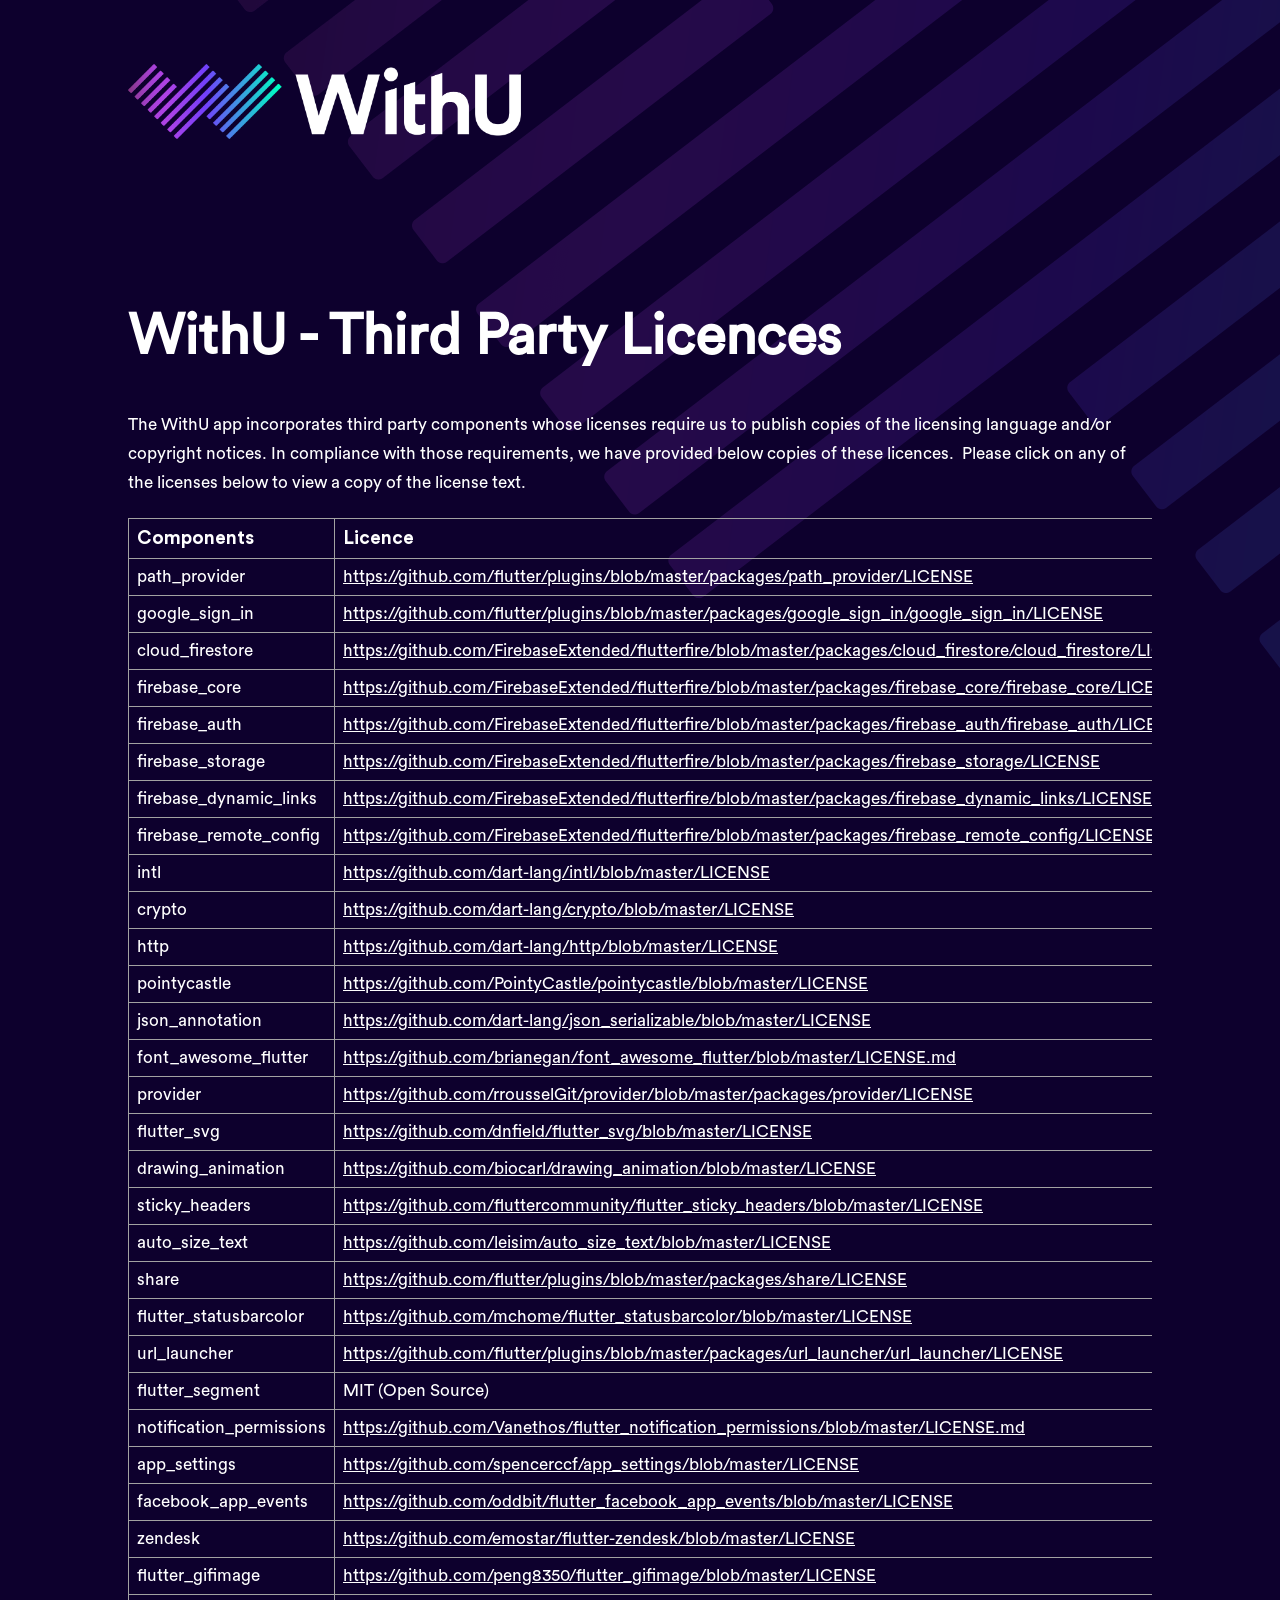
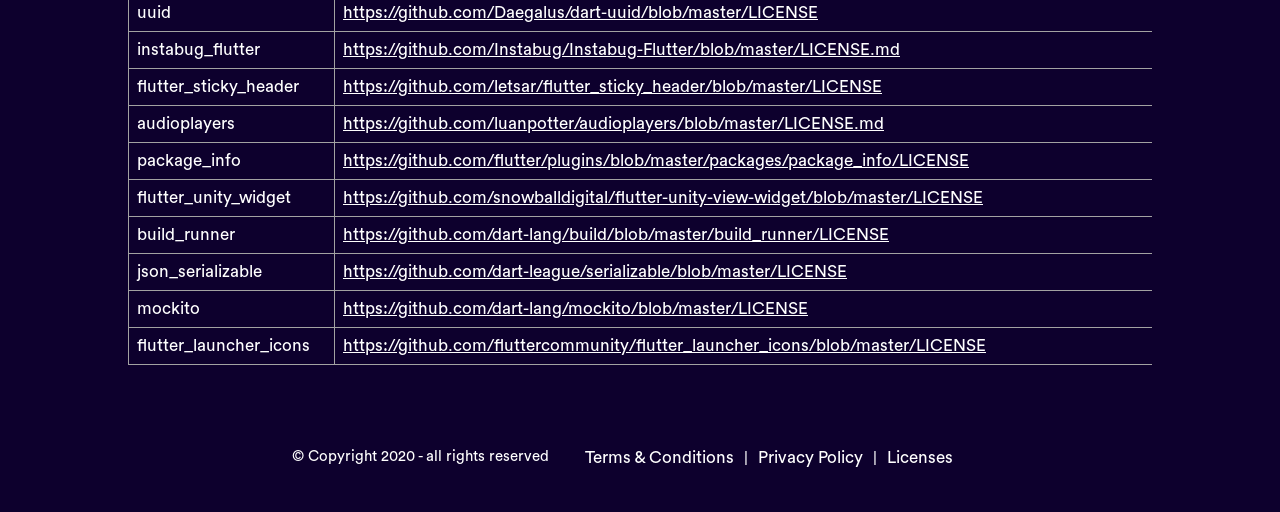
<file: licenses.html>
<!DOCTYPE html>
<html lang="en">

<head>
    <meta http-equiv="Content-Type" content="text/html; charset=utf-8">
    <meta name="viewport" content="width=device-width, initial-scale=1">
    <meta name="description" content="Audio based workouts that get results, whatever your fitness level, whatever your goal">
    <meta property="og:image" content="img/mobile-tag.jpg">
    <meta property="og:image:type" content="image/jpg">
    <meta property="og:locale" content="en_US">
    <link rel="stylesheet" href="./fonts/font.css">
    <link rel="stylesheet" href="./css/style.css">
    <link rel="shortcut icon" href="./img/favicon.png" type="image/x-icon">
    <script src="./js/float-panel.js"></script>
    <title>WithU</title>
    <script type="text/javascript">
        (function (o) {
            var b = "https://instantfox.co/anywhere/",
                t = "2b2627310f01474f9d3fee29a6315015e2da6682f9e241a59ef7fe04355a8151",
                a = window.AutopilotAnywhere = {
                    _runQueue: [],
                    run: function () {
                        this._runQueue.push(arguments);
                    }
                },
                c = encodeURIComponent,
                s = "SCRIPT",
                d = document,
                l = d.getElementsByTagName(s)[0],
                p = "t=" + c(d.title || "") + "&u=" + c(d.location.href || "") + "&r=" + c(d.referrer || ""),
                j = "text/javascript",
                z, y;
            if (!window.Autopilot) window.Autopilot = a;
            if (o.app) p = "devmode=true&" + p;
            z = function (src, asy) {
                var e = d.createElement(s);
                e.src = src;
                e.type = j;
                e.async = asy;
                l.parentNode.insertBefore(e, l);
            };
            y = function () {
                z(b + t + '?' + p, true);
            };
            if (window.attachEvent) {
                window.attachEvent("onload", y);
            } else {
                window.addEventListener("load", y, false);
            }
        })({});
    </script>



    <script>
        ! function () {
            var analytics = window.analytics = window.analytics || [];
            if (!analytics.initialize)
                if (analytics.invoked) window.console && console.error && console.error(
                    "Segment snippet included twice.");
                else {
                    analytics.invoked = !0;
                    analytics.methods = ["trackSubmit", "trackClick", "trackLink", "trackForm", "pageview", "identify",
                        "reset", "group", "track", "ready", "alias", "debug", "page", "once", "off", "on"
                    ];
                    analytics.factory = function (t) {
                        return function () {
                            var e = Array.prototype.slice.call(arguments);
                            e.unshift(t);
                            analytics.push(e);
                            return analytics
                        }
                    };
                    for (var t = 0; t < analytics.methods.length; t++) {
                        var e = analytics.methods[t];
                        analytics[e] = analytics.factory(e)
                    }
                    analytics.load = function (t, e) {
                        var n = document.createElement("script");
                        n.type = "text/javascript";
                        n.async = !0;
                        n.src = "https://cdn.segment.com/analytics.js/v1/" + t + "/analytics.min.js";
                        var a = document.getElementsByTagName("script")[0];
                        a.parentNode.insertBefore(n, a);
                        analytics._loadOptions = e
                    };
                    analytics.SNIPPET_VERSION = "4.1.0";
                    analytics.load("PH1iL1kXwbt9lEuJuvVpi0ufzrRDpWvQ");
                    analytics.page();
                }
        }();
    </script>
</head>

<body class="wrapper-true">
    <div class="wrapper">
        <div class="opacity"></div>
        <div class="content">
            <header>
                <img class="logo" src="./img/logo.png" alt="logo">
            </header>
            <section class="texts">

                <h1>WithU - Third Party Licences</h1>

                <p><span>The WithU app incorporates third party components whose licenses
                        require us to publish copies of the licensing language and/or copyright notices. In
                        compliance with those requirements, we have provided below copies of these licences.&nbsp;
                        Please click on any of the licenses below to view a copy of the license text.</span></p>
                <div class="table-licenses">
                    <table>
                        <tbody>
                            <tr>
                                <td><strong>Components</strong></td>
                                <td><strong>Licence</strong></td>
                            </tr>
                            <tr>
                                <td><span>path_provider</span></td>
                                <td><a
                                        href="https://github.com/flutter/plugins/blob/master/packages/path_provider/LICENSE"><span>https://github.com/flutter/plugins/blob/master/packages/path_provider/LICENSE</span></a>
                                </td>
                            </tr>
                            <tr>
                                <td><span>google_sign_in</span></td>
                                <td><a
                                        href="https://github.com/flutter/plugins/blob/master/packages/google_sign_in/google_sign_in/LICENSE"><span>https://github.com/flutter/plugins/blob/master/packages/google_sign_in/google_sign_in/LICENSE</span></a>
                                </td>
                            </tr>
                            <tr>
                                <td><span>cloud_firestore</span></td>
                                <td><a
                                        href="https://github.com/FirebaseExtended/flutterfire/blob/master/packages/cloud_firestore/cloud_firestore/LICENSE"><span>https://github.com/FirebaseExtended/flutterfire/blob/master/packages/cloud_firestore/cloud_firestore/LICENSE</span></a>
                                </td>
                            </tr>
                            <tr>
                                <td><span>firebase_core</span></td>
                                <td><a
                                        href="https://github.com/FirebaseExtended/flutterfire/blob/master/packages/firebase_core/firebase_core/LICENSE"><span>https://github.com/FirebaseExtended/flutterfire/blob/master/packages/firebase_core/firebase_core/LICENSE</span></a>
                                </td>
                            </tr>
                            <tr>
                                <td><span>firebase_auth</span></td>
                                <td><a
                                        href="https://github.com/FirebaseExtended/flutterfire/blob/master/packages/firebase_auth/firebase_auth/LICENSE"><span>https://github.com/FirebaseExtended/flutterfire/blob/master/packages/firebase_auth/firebase_auth/LICENSE</span></a>
                                </td>
                            </tr>
                            <tr>
                                <td><span>firebase_storage</span></td>
                                <td><a
                                        href="https://github.com/FirebaseExtended/flutterfire/blob/master/packages/firebase_storage/LICENSE"><span>https://github.com/FirebaseExtended/flutterfire/blob/master/packages/firebase_storage/LICENSE</span></a>
                                </td>
                            </tr>
                            <tr>
                                <td><span>firebase_dynamic_links</span></td>
                                <td><a
                                        href="https://github.com/FirebaseExtended/flutterfire/blob/master/packages/firebase_dynamic_links/LICENSE"><span>https://github.com/FirebaseExtended/flutterfire/blob/master/packages/firebase_dynamic_links/LICENSE</span></a>
                                </td>
                            </tr>
                            <tr>
                                <td><span>firebase_remote_config</span></td>
                                <td><a
                                        href="https://github.com/FirebaseExtended/flutterfire/blob/master/packages/firebase_remote_config/LICENSE"><span>https://github.com/FirebaseExtended/flutterfire/blob/master/packages/firebase_remote_config/LICENSE</span></a>
                                </td>
                            </tr>
                            <tr>
                                <td><span>intl</span></td>
                                <td><a
                                        href="https://github.com/dart-lang/intl/blob/master/LICENSE"><span>https://github.com/dart-lang/intl/blob/master/LICENSE</span></a>
                                </td>
                            </tr>
                            <tr>
                                <td><span>crypto</span></td>
                                <td><a
                                        href="https://github.com/dart-lang/crypto/blob/master/LICENSE"><span>https://github.com/dart-lang/crypto/blob/master/LICENSE</span></a>
                                </td>
                            </tr>
                            <tr>
                                <td><span>http</span></td>
                                <td><a
                                        href="https://github.com/dart-lang/http/blob/master/LICENSE"><span>https://github.com/dart-lang/http/blob/master/LICENSE</span></a>
                                </td>
                            </tr>
                            <tr>
                                <td><span>pointycastle</span></td>
                                <td><a
                                        href="https://github.com/PointyCastle/pointycastle/blob/master/LICENSE"><span>https://github.com/PointyCastle/pointycastle/blob/master/LICENSE</span></a>
                                </td>
                            </tr>
                            <tr>
                                <td><span>json_annotation</span></td>
                                <td><a
                                        href="https://github.com/dart-lang/json_serializable/blob/master/LICENSE"><span>https://github.com/dart-lang/json_serializable/blob/master/LICENSE</span></a>
                                </td>
                            </tr>
                            <tr>
                                <td><span>font_awesome_flutter</span></td>
                                <td><a
                                        href="https://github.com/brianegan/font_awesome_flutter/blob/master/LICENSE.md"><span>https://github.com/brianegan/font_awesome_flutter/blob/master/LICENSE.md</span></a>
                                </td>
                            </tr>
                            <tr>
                                <td><span>provider</span></td>
                                <td><a
                                        href="https://github.com/rrousselGit/provider/blob/master/packages/provider/LICENSE"><span>https://github.com/rrousselGit/provider/blob/master/packages/provider/LICENSE</span></a>
                                </td>
                            </tr>
                            <tr>
                                <td><span>flutter_svg</span></td>
                                <td><a
                                        href="https://github.com/dnfield/flutter_svg/blob/master/LICENSE"><span>https://github.com/dnfield/flutter_svg/blob/master/LICENSE</span></a>
                                </td>
                            </tr>
                            <tr>
                                <td><span>drawing_animation</span></td>
                                <td><a
                                        href="https://github.com/biocarl/drawing_animation/blob/master/LICENSE"><span>https://github.com/biocarl/drawing_animation/blob/master/LICENSE</span></a>
                                </td>
                            </tr>
                            <tr>
                                <td><span>sticky_headers</span></td>
                                <td><a
                                        href="https://github.com/fluttercommunity/flutter_sticky_headers/blob/master/LICENSE"><span>https://github.com/fluttercommunity/flutter_sticky_headers/blob/master/LICENSE</span></a>
                                </td>
                            </tr>
                            <tr>
                                <td><span>auto_size_text</span></td>
                                <td><a
                                        href="https://github.com/leisim/auto_size_text/blob/master/LICENSE"><span>https://github.com/leisim/auto_size_text/blob/master/LICENSE</span></a>
                                </td>
                            </tr>
                            <tr>
                                <td><span>share</span></td>
                                <td><a
                                        href="https://github.com/flutter/plugins/blob/master/packages/share/LICENSE"><span>https://github.com/flutter/plugins/blob/master/packages/share/LICENSE</span></a>
                                </td>
                            </tr>
                            <tr>
                                <td><span>flutter_statusbarcolor</span></td>
                                <td><a
                                        href="https://github.com/mchome/flutter_statusbarcolor/blob/master/LICENSE"><span>https://github.com/mchome/flutter_statusbarcolor/blob/master/LICENSE</span></a>
                                </td>
                            </tr>
                            <tr>
                                <td><span>url_launcher</span></td>
                                <td><a
                                        href="https://github.com/flutter/plugins/blob/master/packages/url_launcher/url_launcher/LICENSE"><span>https://github.com/flutter/plugins/blob/master/packages/url_launcher/url_launcher/LICENSE</span></a>
                                </td>
                            </tr>
                            <tr>
                                <td><span>flutter_segment</span></td>
                                <td><span>MIT (Open Source)</span></td>
                            </tr>
                            <tr>
                                <td><span>notification_permissions</span></td>
                                <td><a
                                        href="https://github.com/Vanethos/flutter_notification_permissions/blob/master/LICENSE.md"><span>https://github.com/Vanethos/flutter_notification_permissions/blob/master/LICENSE.md</span></a>
                                </td>
                            </tr>
                            <tr>
                                <td><span>app_settings</span></td>
                                <td><a
                                        href="https://github.com/spencerccf/app_settings/blob/master/LICENSE"><span>https://github.com/spencerccf/app_settings/blob/master/LICENSE</span></a>
                                </td>
                            </tr>
                            <tr>
                                <td><span>facebook_app_events</span></td>
                                <td><a
                                        href="https://github.com/oddbit/flutter_facebook_app_events/blob/master/LICENSE"><span>https://github.com/oddbit/flutter_facebook_app_events/blob/master/LICENSE</span></a>
                                </td>
                            </tr>
                            <tr>
                                <td><span>zendesk</span></td>
                                <td><a
                                        href="https://github.com/emostar/flutter-zendesk/blob/master/LICENSE"><span>https://github.com/emostar/flutter-zendesk/blob/master/LICENSE</span></a>
                                </td>
                            </tr>
                            <tr>
                                <td><span>flutter_gifimage</span></td>
                                <td><a
                                        href="https://github.com/peng8350/flutter_gifimage/blob/master/LICENSE"><span>https://github.com/peng8350/flutter_gifimage/blob/master/LICENSE</span></a>
                                </td>
                            </tr>
                            <tr>
                                <td><span>uuid</span></td>
                                <td><a
                                        href="https://github.com/Daegalus/dart-uuid/blob/master/LICENSE"><span>https://github.com/Daegalus/dart-uuid/blob/master/LICENSE</span></a>
                                </td>
                            </tr>
                            <tr>
                                <td><span>instabug_flutter</span></td>
                                <td><a
                                        href="https://github.com/Instabug/Instabug-Flutter/blob/master/LICENSE.md"><span>https://github.com/Instabug/Instabug-Flutter/blob/master/LICENSE.md</span></a>
                                </td>
                            </tr>
                            <tr>
                                <td><span>flutter_sticky_header</span></td>
                                <td><a
                                        href="https://github.com/letsar/flutter_sticky_header/blob/master/LICENSE"><span>https://github.com/letsar/flutter_sticky_header/blob/master/LICENSE</span></a>
                                </td>
                            </tr>
                            <tr>
                                <td><span>audioplayers</span></td>
                                <td><a
                                        href="https://github.com/luanpotter/audioplayers/blob/master/LICENSE.md"><span>https://github.com/luanpotter/audioplayers/blob/master/LICENSE.md</span></a>
                                </td>
                            </tr>
                            <tr>
                                <td><span>package_info</span></td>
                                <td><a
                                        href="https://github.com/flutter/plugins/blob/master/packages/package_info/LICENSE"><span>https://github.com/flutter/plugins/blob/master/packages/package_info/LICENSE</span></a>
                                </td>
                            </tr>
                            <tr>
                                <td><span>flutter_unity_widget</span></td>
                                <td><a
                                        href="https://github.com/snowballdigital/flutter-unity-view-widget/blob/master/LICENSE"><span>https://github.com/snowballdigital/flutter-unity-view-widget/blob/master/LICENSE</span></a>
                                </td>
                            </tr>
                            <tr>
                                <td><span>build_runner</span></td>
                                <td><a
                                        href="https://github.com/dart-lang/build/blob/master/build_runner/LICENSE"><span>https://github.com/dart-lang/build/blob/master/build_runner/LICENSE</span></a>
                                </td>
                            </tr>
                            <tr>
                                <td><span>json_serializable</span></td>
                                <td><a
                                        href="https://github.com/dart-league/serializable/blob/master/LICENSE"><span>https://github.com/dart-league/serializable/blob/master/LICENSE</span></a>
                                </td>
                            </tr>
                            <tr>
                                <td><span>mockito</span></td>
                                <td><a
                                        href="https://github.com/dart-lang/mockito/blob/master/LICENSE"><span>https://github.com/dart-lang/mockito/blob/master/LICENSE</span></a>
                                </td>
                            </tr>
                            <tr>
                                <td><span>flutter_launcher_icons</span></td>
                                <td><a
                                        href="https://github.com/fluttercommunity/flutter_launcher_icons/blob/master/LICENSE"><span>https://github.com/fluttercommunity/flutter_launcher_icons/blob/master/LICENSE</span></a>
                                </td>
                            </tr>
                        </tbody>
                    </table>
                </div>
                <p><br></p>
            </section>
            <footer>
                <div class="footer_text">
                    <p>© Copyright 2020 - all rights reserved</p>
                    <p class="terms"><a href="eula.html">Terms & Conditions </a> | <a
                            href="privacy.html"> Privacy Policy </a> | <a
                            href="licenses.html"> Licenses</a></p>
                </div>
            </footer>
        </div>
    </div>

    <script>
        urlp = [];
        s = location.toString().split('?');
        s = s[1].split('&');
        for (i = 0; i < s.length; i++) {
            u = s[i].split('=');
            urlp[u[0]] = u[1];
        }
        if (urlp['subscribed'] == 'yes') {
            alert('Your Subscription has been Confirmed'); //pyk
        }
    </script>



    <script>
        analytics.track("Subscriber", {
            plan: "Subscribers Basic",
            accountType: "Website"
        });
    </script>
</body>

</html>
</file>
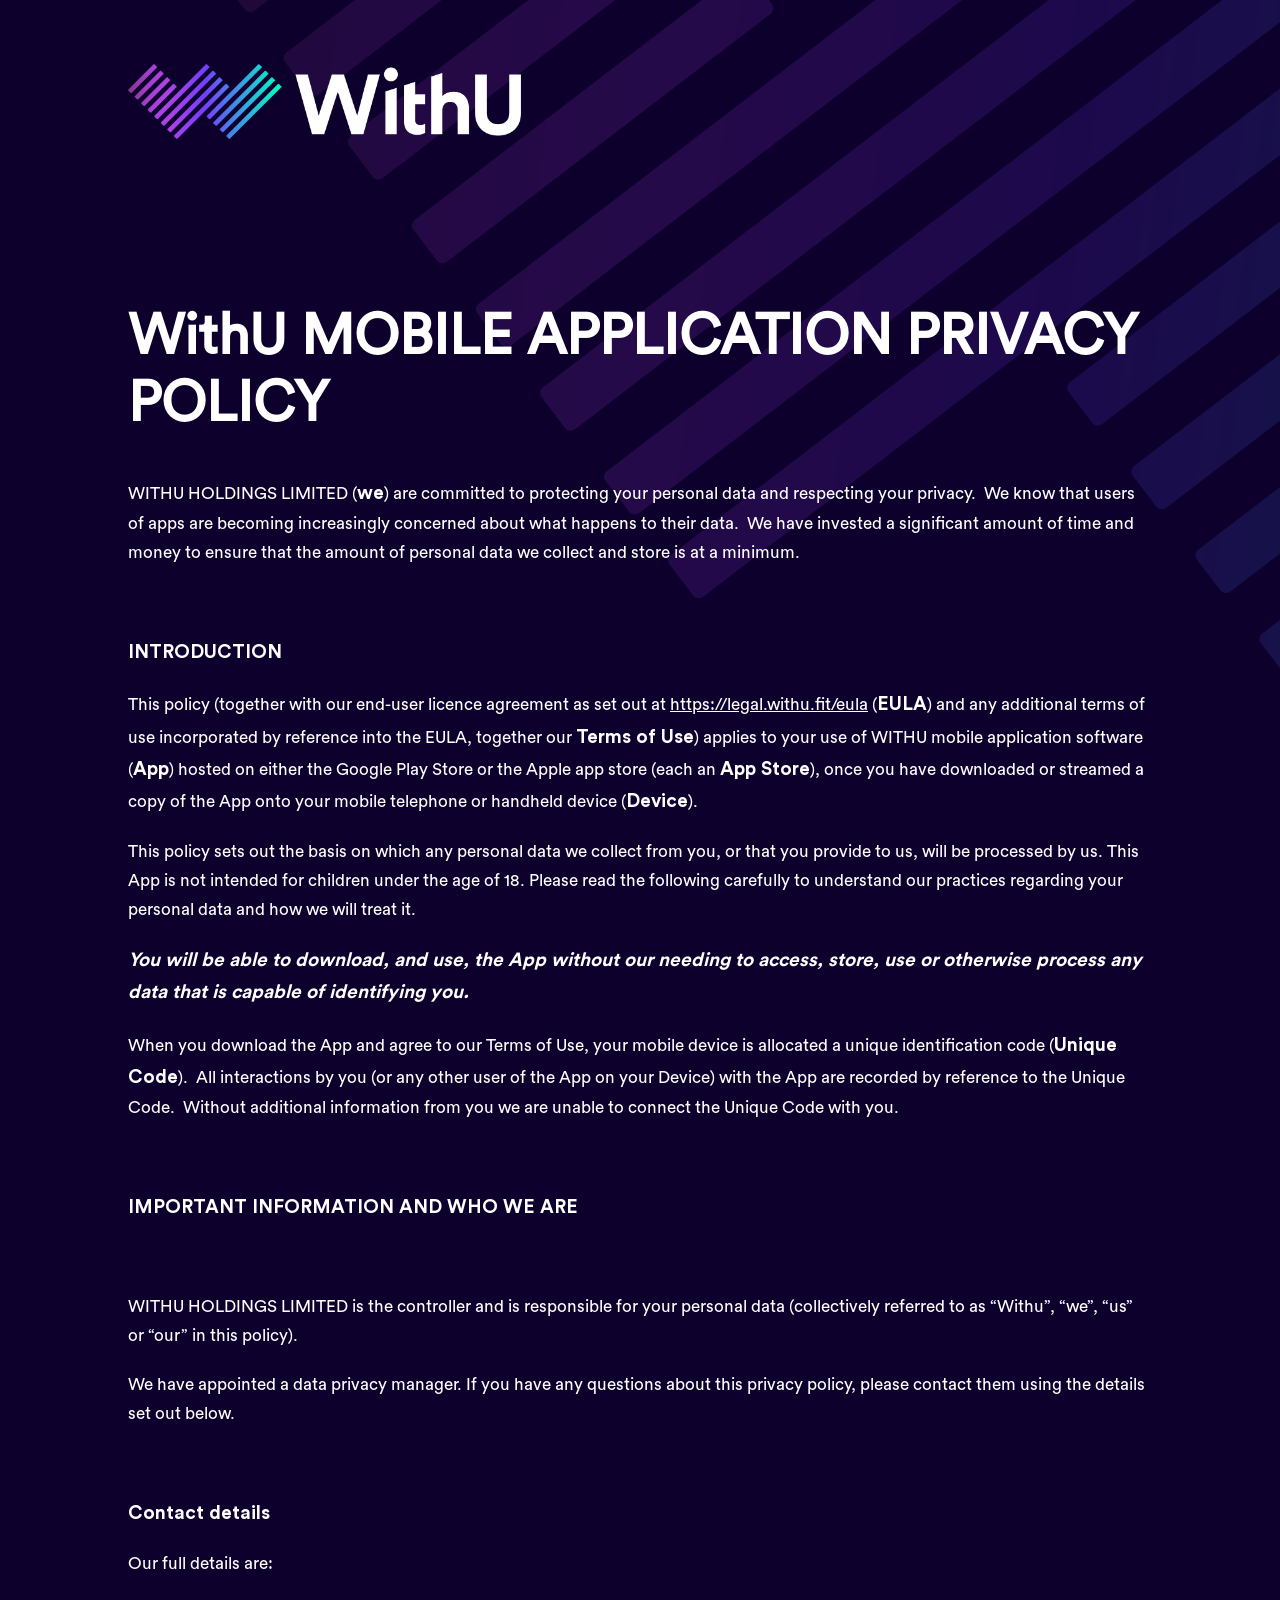
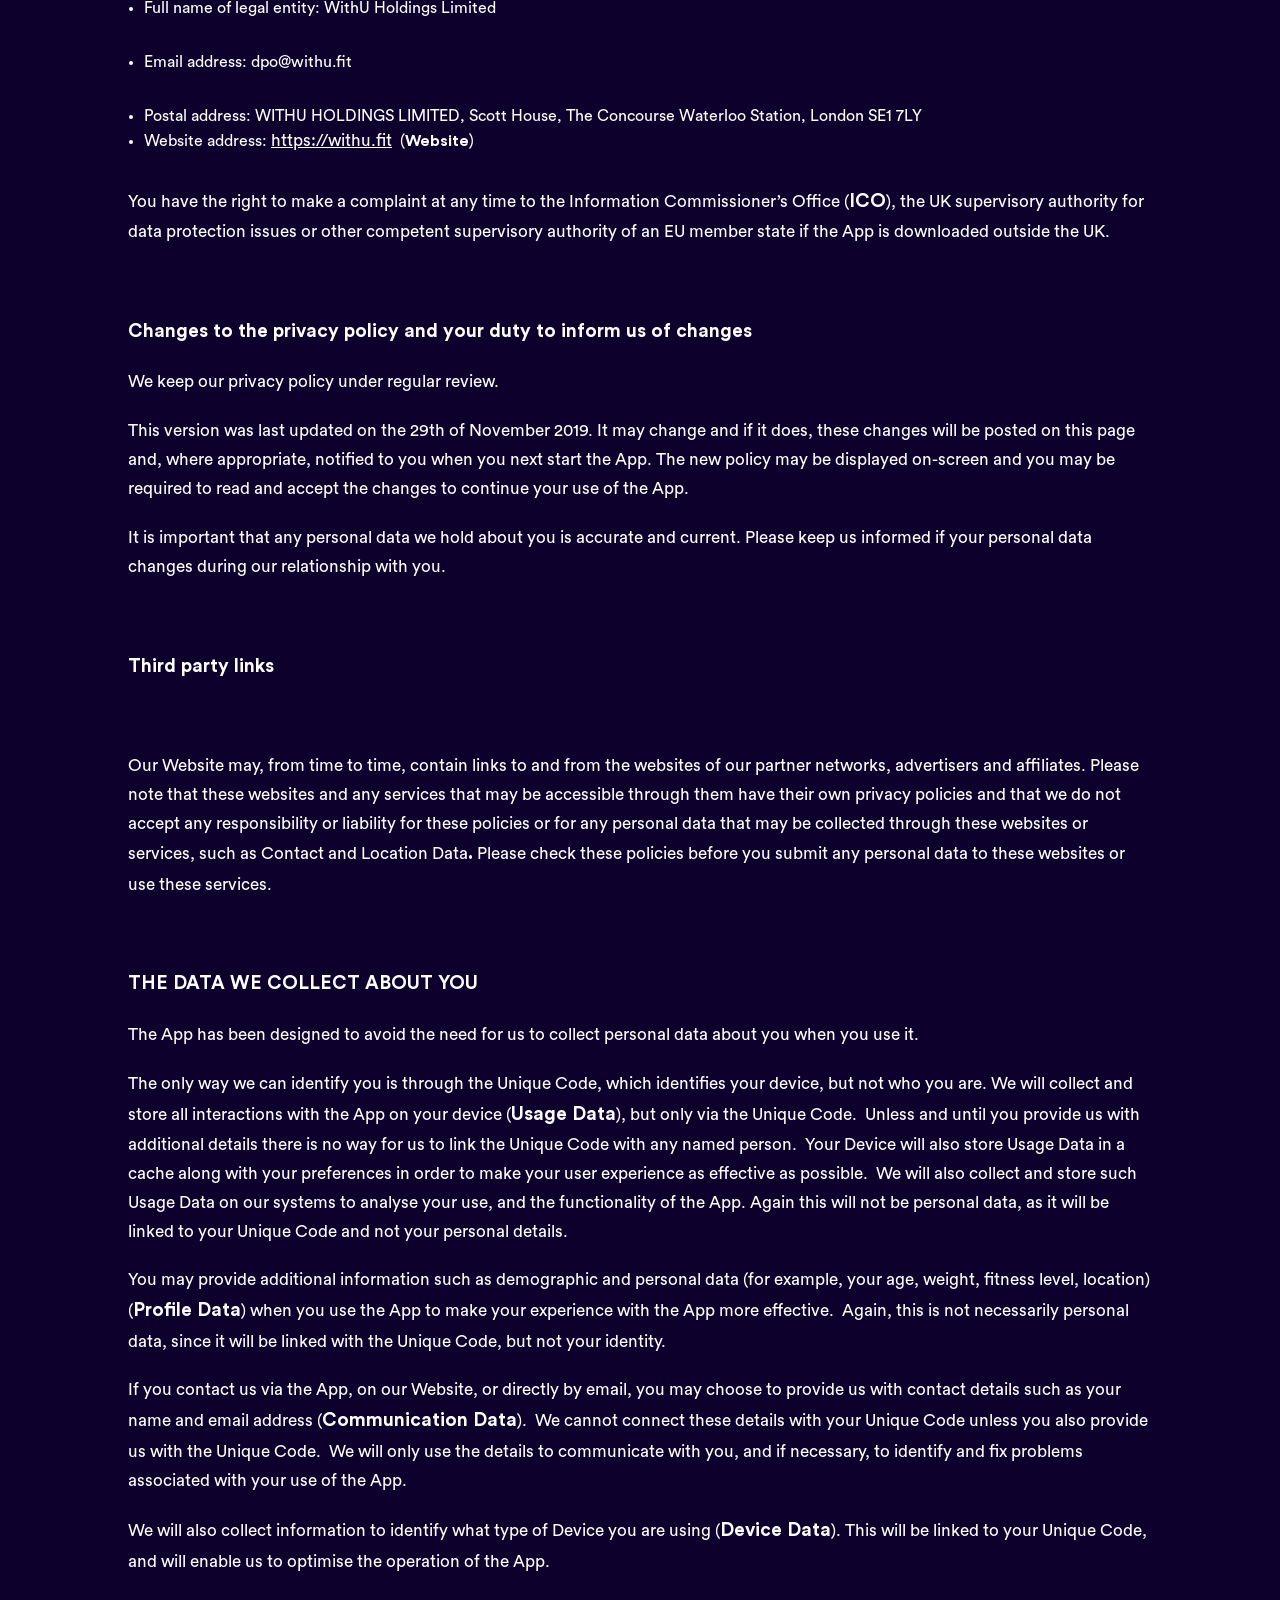
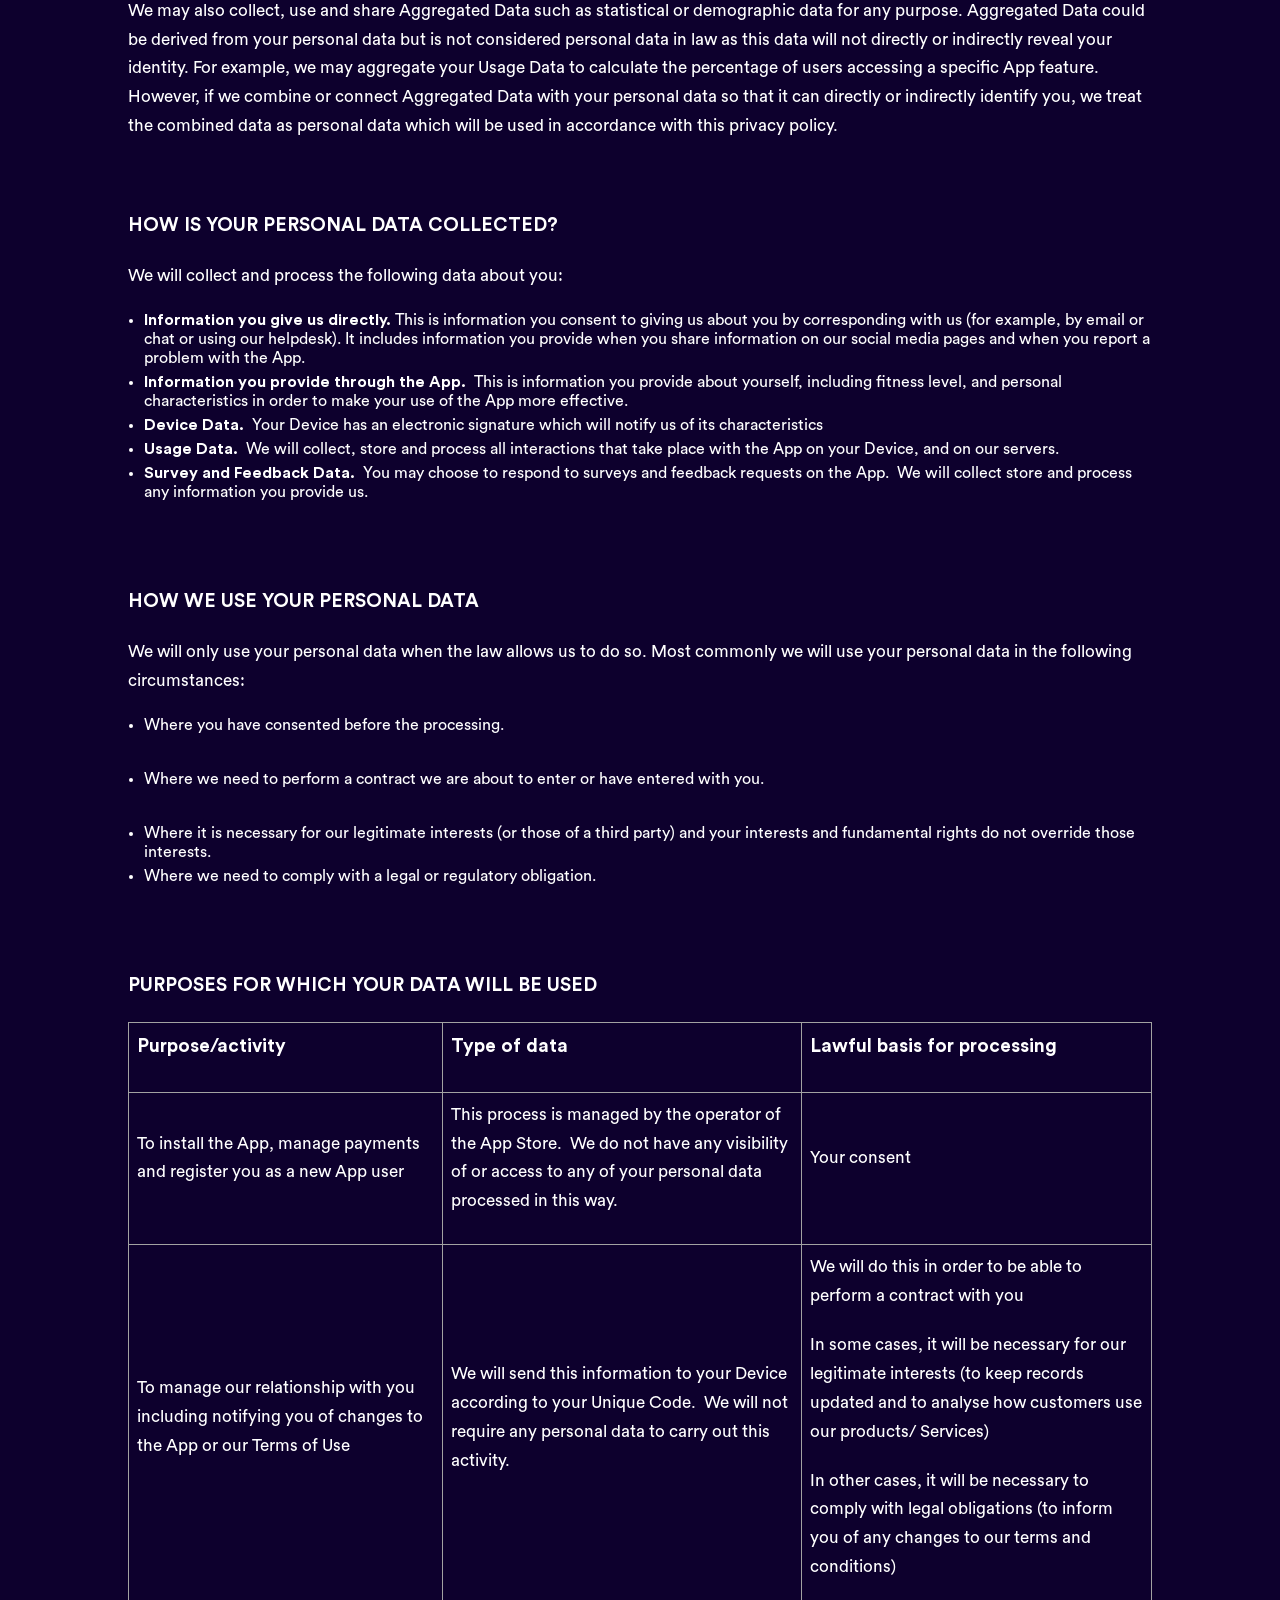
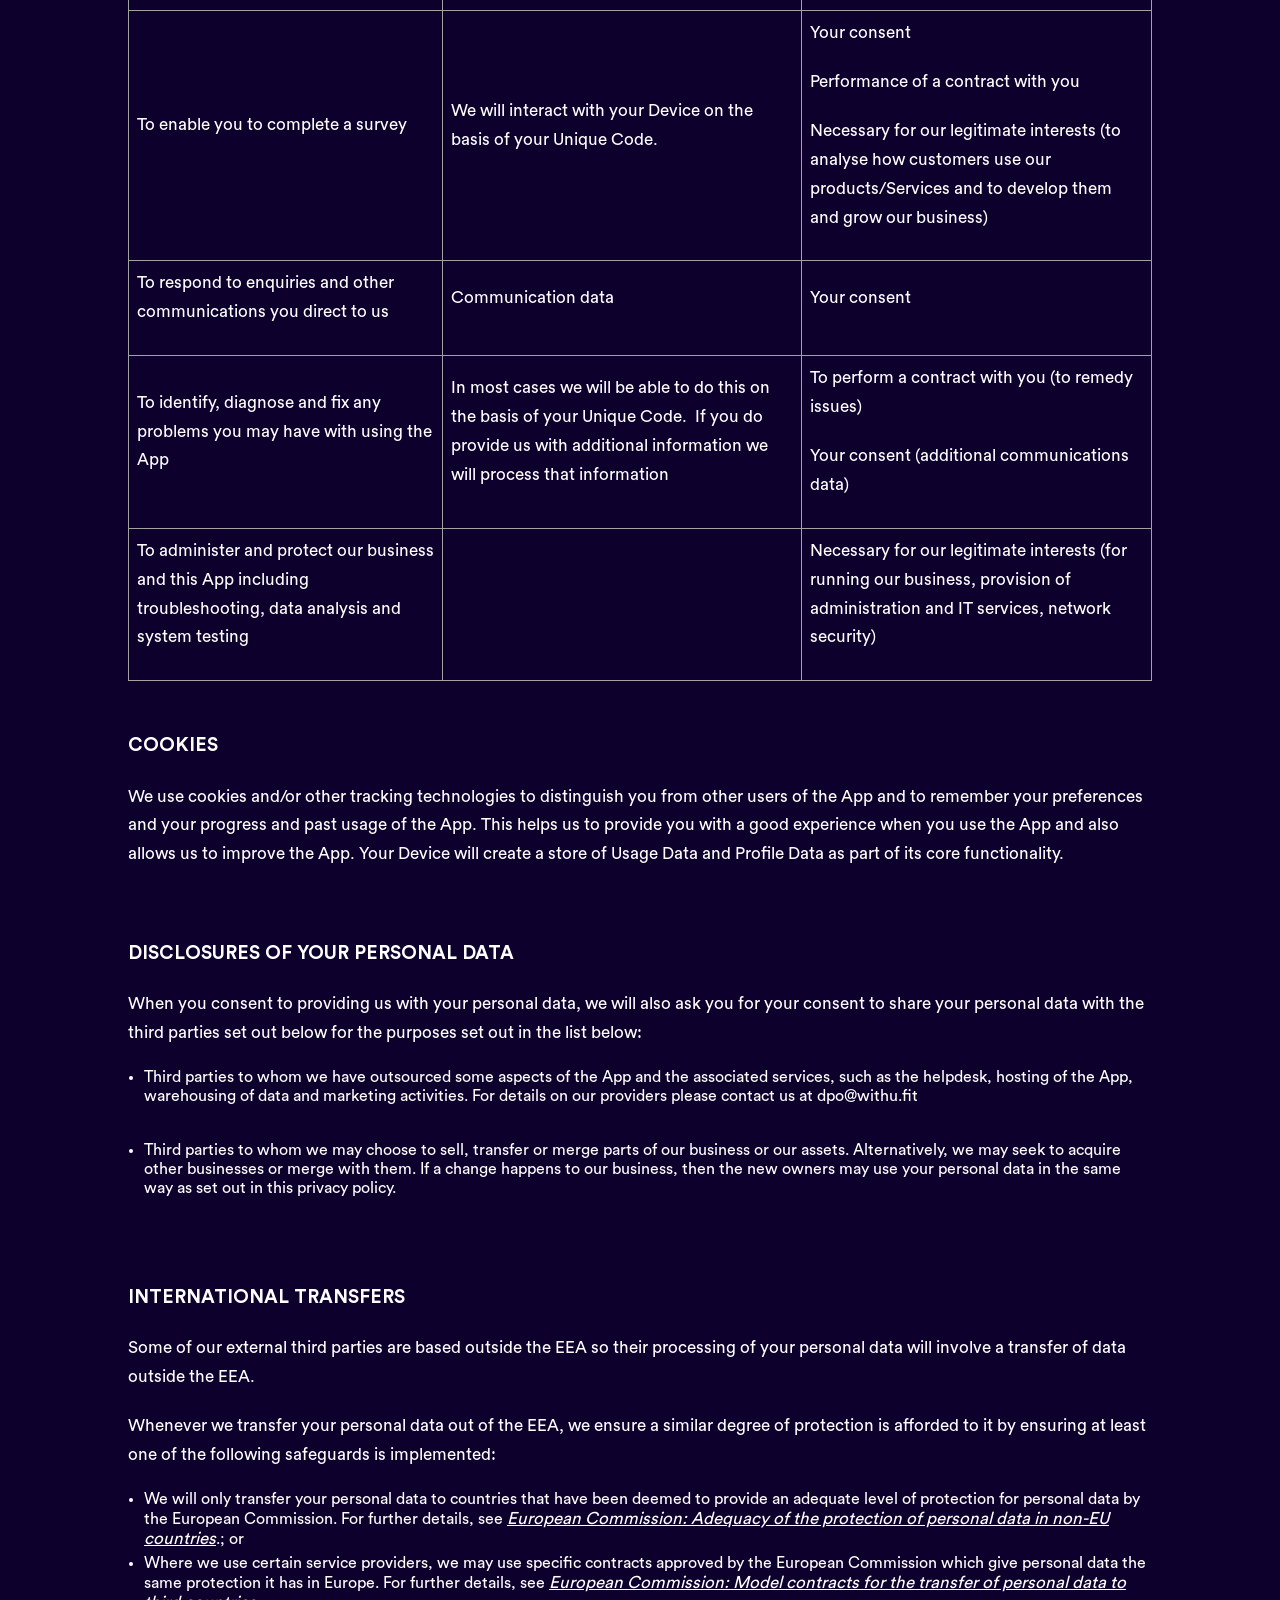
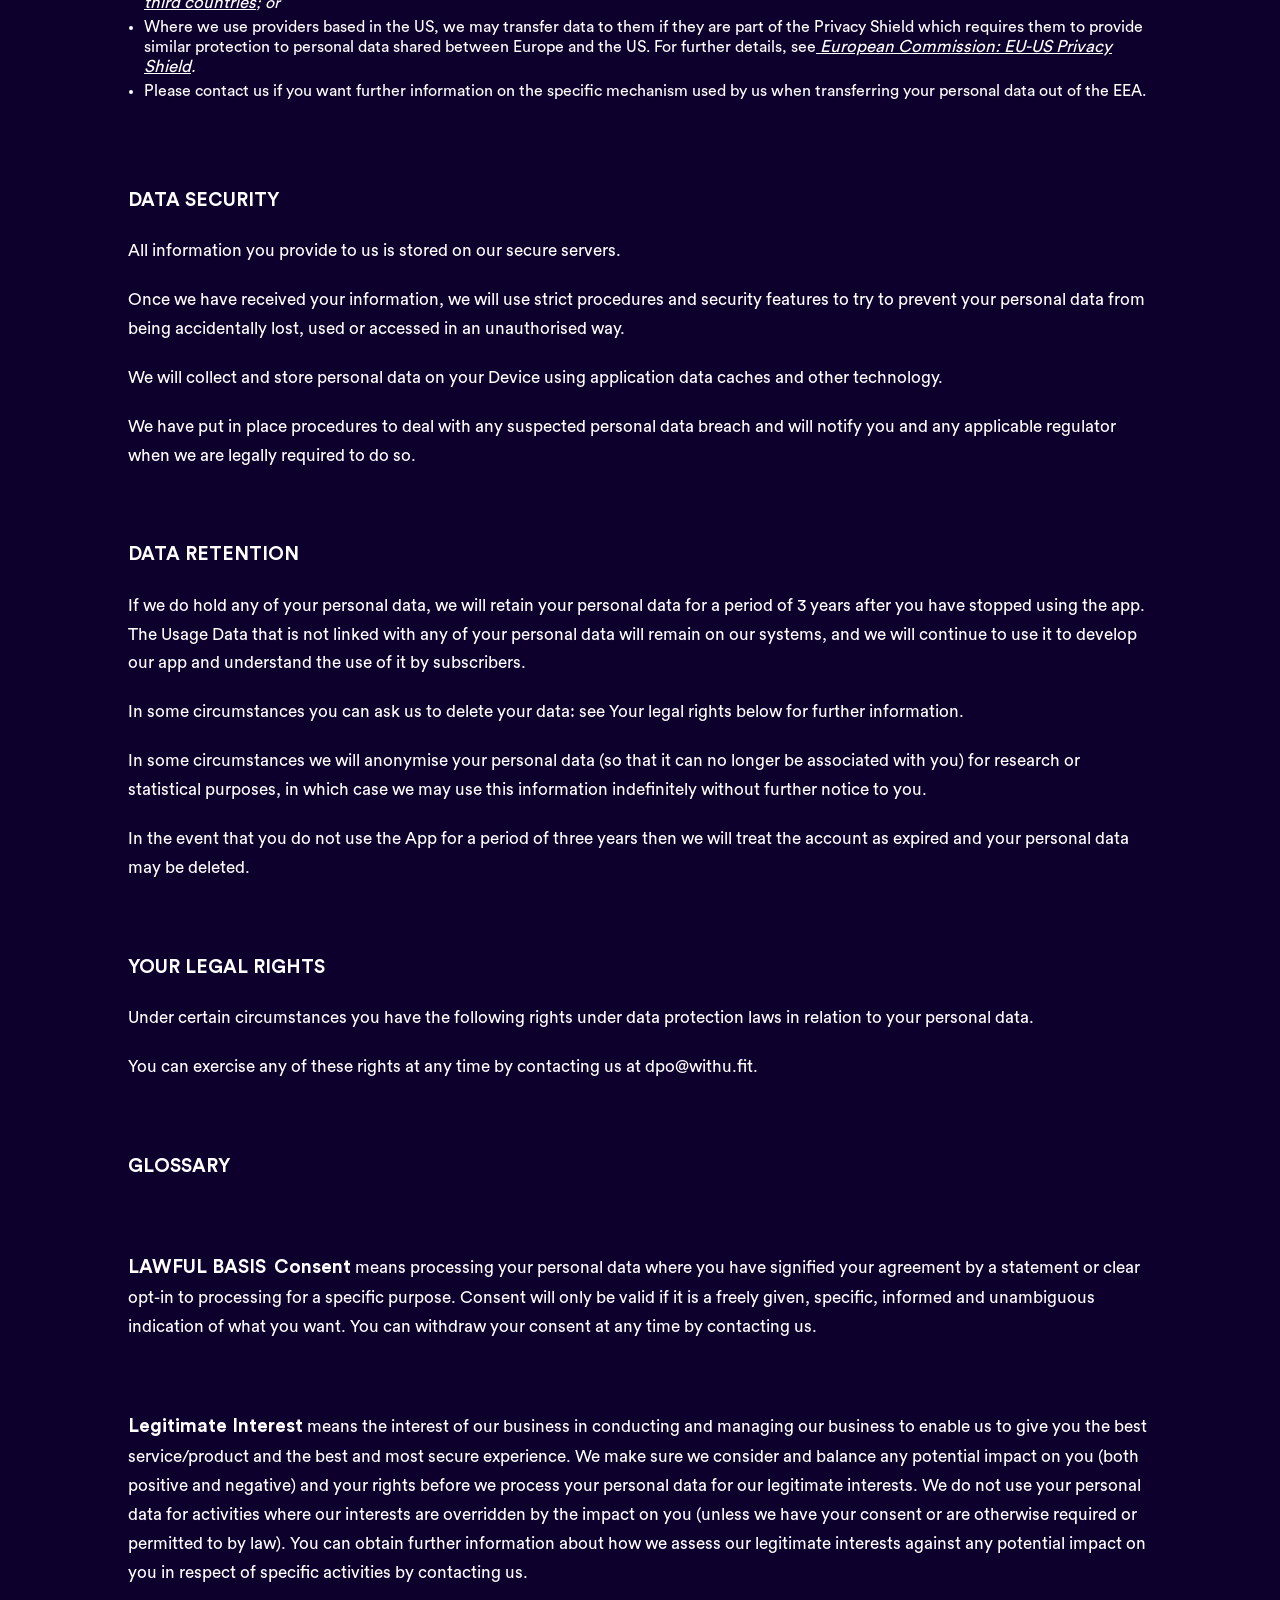
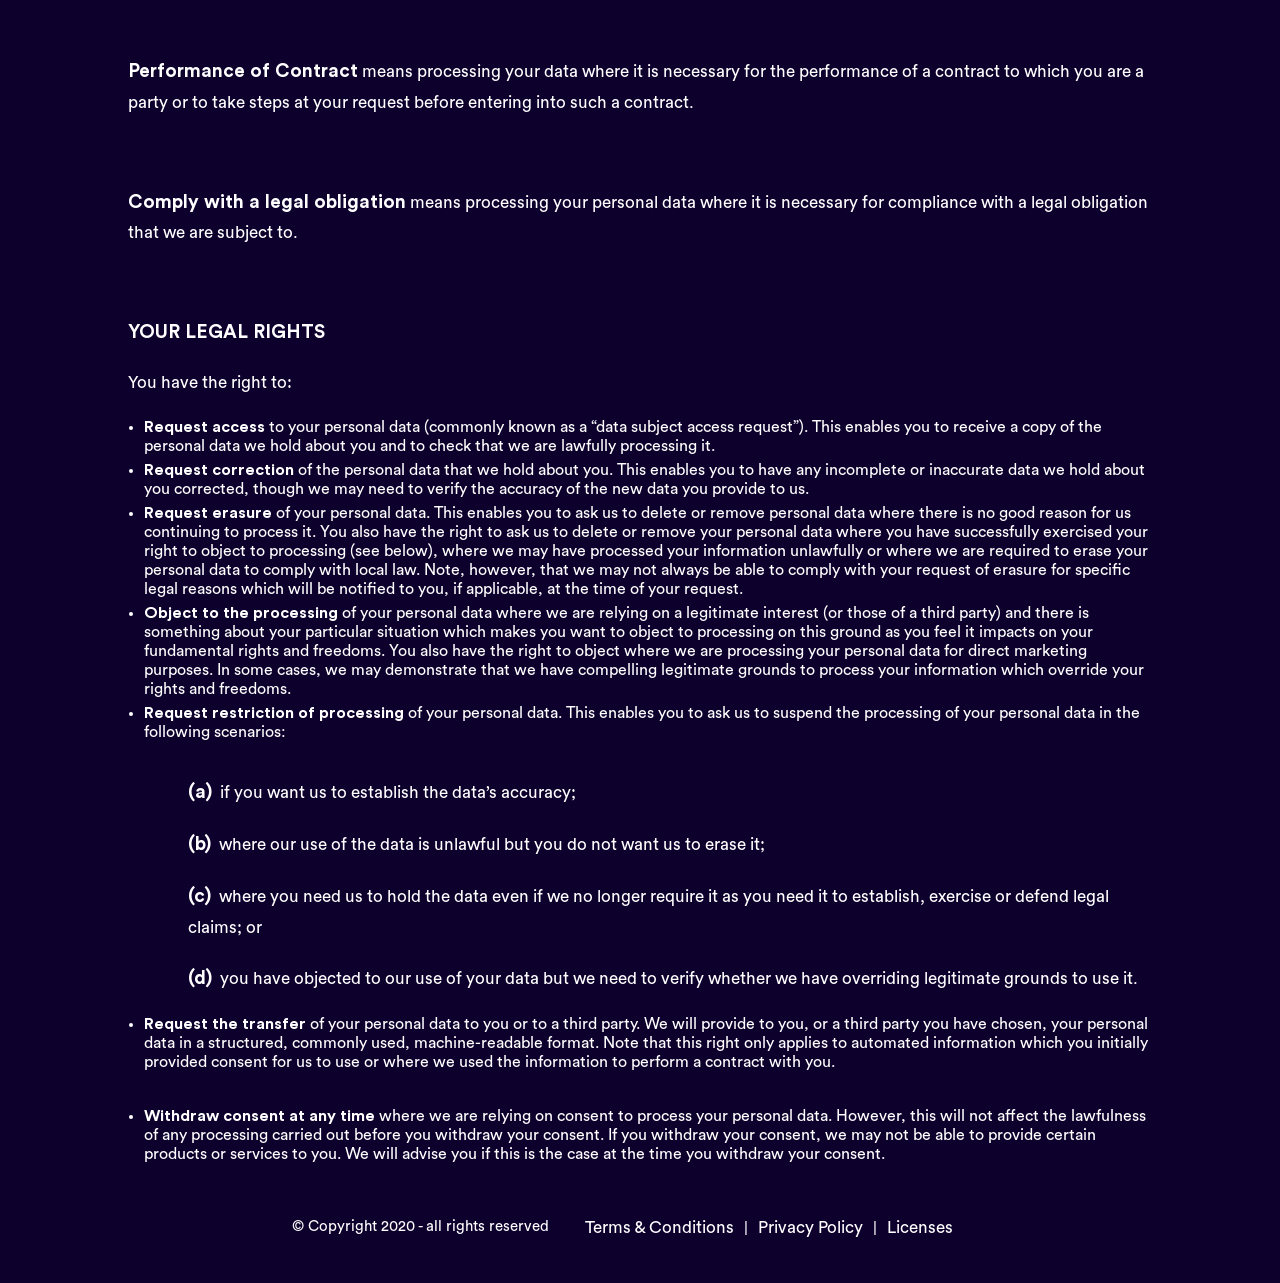
<file: privacy.html>
<!DOCTYPE html>
<html lang="en">

<head>
        <meta http-equiv="Content-Type" content="text/html; charset=utf-8">
        <meta name="viewport" content="width=device-width, initial-scale=1">
        <meta name="description" content="Audio based workouts that get results, whatever your fitness level, whatever your goal">
        <meta property="og:image" content="img/mobile-tag.jpg">
        <meta property="og:image:type" content="image/jpg">
        <meta property="og:locale" content="en_US">
        <link rel="stylesheet" href="./fonts/font.css">
        <link rel="stylesheet" href="./css/style.css">
        <link rel="shortcut icon" href="./img/favicon.png" type="image/x-icon">
        <script src="./js/float-panel.js"></script>
        <title>WithU</title>
    <script type="text/javascript">
        (function (o) {
            var b = "https://instantfox.co/anywhere/",
                t = "2b2627310f01474f9d3fee29a6315015e2da6682f9e241a59ef7fe04355a8151",
                a = window.AutopilotAnywhere = {
                    _runQueue: [],
                    run: function () {
                        this._runQueue.push(arguments);
                    }
                },
                c = encodeURIComponent,
                s = "SCRIPT",
                d = document,
                l = d.getElementsByTagName(s)[0],
                p = "t=" + c(d.title || "") + "&u=" + c(d.location.href || "") + "&r=" + c(d.referrer || ""),
                j = "text/javascript",
                z, y;
            if (!window.Autopilot) window.Autopilot = a;
            if (o.app) p = "devmode=true&" + p;
            z = function (src, asy) {
                var e = d.createElement(s);
                e.src = src;
                e.type = j;
                e.async = asy;
                l.parentNode.insertBefore(e, l);
            };
            y = function () {
                z(b + t + '?' + p, true);
            };
            if (window.attachEvent) {
                window.attachEvent("onload", y);
            } else {
                window.addEventListener("load", y, false);
            }
        })({});
    </script>



    <script>
        ! function () {
            var analytics = window.analytics = window.analytics || [];
            if (!analytics.initialize)
                if (analytics.invoked) window.console && console.error && console.error(
                    "Segment snippet included twice.");
                else {
                    analytics.invoked = !0;
                    analytics.methods = ["trackSubmit", "trackClick", "trackLink", "trackForm", "pageview", "identify",
                        "reset", "group", "track", "ready", "alias", "debug", "page", "once", "off", "on"
                    ];
                    analytics.factory = function (t) {
                        return function () {
                            var e = Array.prototype.slice.call(arguments);
                            e.unshift(t);
                            analytics.push(e);
                            return analytics
                        }
                    };
                    for (var t = 0; t < analytics.methods.length; t++) {
                        var e = analytics.methods[t];
                        analytics[e] = analytics.factory(e)
                    }
                    analytics.load = function (t, e) {
                        var n = document.createElement("script");
                        n.type = "text/javascript";
                        n.async = !0;
                        n.src = "https://cdn.segment.com/analytics.js/v1/" + t + "/analytics.min.js";
                        var a = document.getElementsByTagName("script")[0];
                        a.parentNode.insertBefore(n, a);
                        analytics._loadOptions = e
                    };
                    analytics.SNIPPET_VERSION = "4.1.0";
                    analytics.load("PH1iL1kXwbt9lEuJuvVpi0ufzrRDpWvQ");
                    analytics.page();
                }
        }();
    </script>
</head>

<body class="wrapper-true">
    <div class="wrapper">
        <div class="opacity"></div>
        <div class="content">
            <header>
                <img class="logo" src="./img/logo.png" alt="logo">
            </header>
            <section class="texts">
                <h1>WithU MOBILE APPLICATION PRIVACY POLICY</h1>

                <p><span >WITHU HOLDINGS LIMITED (</span><strong>we</strong><span
                        >) are committed to protecting your personal data and respecting your
                        privacy.&nbsp; We know that users of apps are becoming increasingly concerned about what happens
                        to their data.&nbsp; We have invested a significant amount of time and money to ensure that the
                        amount of personal data we collect and store is at a minimum.&nbsp;&nbsp;</span></p>
                <p>&nbsp;</p>
                <p><strong>INTRODUCTION</strong><span >&nbsp;&nbsp;</span></p>
                <p><span >This policy (together with our end-user licence agreement as set out
                        at </span><a href="https://legal.withu.fit/eula"><span
                            >https://legal.withu.fit/eula</span></a><span
                        > (</span><strong>EULA</strong><span >) and
                        any additional terms of use incorporated by reference into the EULA, together our
                    </span><strong>Terms of Use</strong><span >) applies to your use of WITHU
                        mobile application software (</span><strong>App</strong><span >) hosted
                        on either the Google Play Store or the Apple app store (each an </span><strong>App
                        Store</strong><span >), once you have downloaded or streamed a copy of
                        the App onto your mobile telephone or handheld device (</span><strong>Device</strong><span
                        >).</span></p>
                <p><span >This policy sets out the basis on which any personal data we collect
                        from you, or that you provide to us, will be processed by us. This App is not intended for
                        children under the age of 18. Please read the following carefully to understand our practices
                        regarding your personal data and how we will treat it.</span></p>
                <p><strong><em>You will be able to download, and use, the App without our needing to access, store, use
                            or otherwise process any data that is capable of identifying you.&nbsp;&nbsp;</em></strong>
                </p>
                <p><span >When you download the App and agree to our Terms of Use, your mobile
                        device is allocated a unique identification code (</span><strong>Unique Code</strong><span
                        >).&nbsp; All interactions by you (or any other user of the App on your
                        Device) with the App are recorded by reference to the Unique Code.&nbsp; Without additional
                        information from you we are unable to connect the Unique Code with you.&nbsp;</span></p>
                <p>&nbsp;</p>
                <p><strong>IMPORTANT INFORMATION AND WHO WE ARE</strong><span
                        >&nbsp;&nbsp;</span></p>
                <p><span >&nbsp;</span></p>
                <p><span >WITHU HOLDINGS LIMITED is the controller and is responsible for your
                        personal data (collectively referred to as “Withu”, “we”, “us” or “our” in this policy).</span>
                </p>
                <p><span >We have appointed a data privacy manager. If you have any questions
                        about this privacy policy, please contact them using the details set out below.</span></p>
                <p><span >&nbsp;</span></p>
                <p><strong>Contact details</strong></p>
                <p><span >Our full details are:</span></p>
                <ul>
                    <li ><span >Full name of legal entity: WithU
                            Holdings Limited</span></li>
                </ul>
                <ul>
                    <li ><span >Email address: dpo@withu.fit</span>
                    </li>
                </ul>
                <ul>
                    <li ><span >Postal address: WITHU HOLDINGS
                            LIMITED, Scott House, The Concourse Waterloo Station, London SE1 7LY</span></li>
                    <li ><span >Website address: </span><a
                            href="https://withu.fit"><span >https://withu.fit</span></a><span
                            >&nbsp; (</span><strong>Website</strong><span
                            >)</span></li>
                </ul>
                <p><span >You have the right to make a complaint at any time to the Information
                        Commissioner’s Office (</span><strong>ICO</strong><span >), the UK
                        supervisory authority for data protection issues or other competent supervisory authority of an
                        EU member state if the App is downloaded outside the UK.</span></p>
                <p><span >&nbsp;</span></p>
                <p><strong>Changes to the privacy policy and your duty to inform us of changes</strong></p>
                <p><span >We keep our privacy policy under regular review.</span><span
                        >&nbsp;</span></p>
                <p><span >This version was last updated on the 29th of November 2019. It may
                        change and if it does, these changes will be posted on this page and, where appropriate,
                        notified to you when you next start the App. The new policy may be displayed on-screen and you
                        may be required to read and accept the changes to continue your use of the App.</span></p>
                <p><span >It is important that any personal data we hold about you is accurate
                        and current. Please keep us informed if your personal data changes during our relationship with
                        you.</span></p>
                <p><span >&nbsp;</span></p>
                <p><strong>Third party links</strong></p>
                <p><span >&nbsp;</span></p>
                <p><span >Our Website may, from time to time, contain links to and from the
                        websites of our partner networks, advertisers and affiliates. Please note that these websites
                        and any services that may be accessible through them have their own privacy policies and that we
                        do not accept any responsibility or liability for these policies or for any personal data that
                        may be collected through these websites or services, such as Contact and Location
                        Data</span><strong>.</strong><span > Please check these policies before
                        you submit any personal data to these websites or use these services.</span></p>
                <p>&nbsp;</p>
                <p><strong>THE DATA WE COLLECT ABOUT YOU</strong><span >&nbsp;&nbsp;</span></p>
                <p><span >The App has been designed to avoid the need for us to collect
                        personal data about you when you use it.</span></p>
                <p><span >The only way we can identify you is through the Unique Code, which
                        identifies your device, but not who you are. We will collect and store all interactions with the
                        App on your device (</span><strong>Usage Data</strong><span >), but
                        only via the Unique Code.&nbsp; Unless and until you provide us with additional details there is
                        no way for us to link the Unique Code with any named person.&nbsp; Your Device will also store
                        Usage Data in a cache along with your preferences in order to make your user experience as
                        effective as possible.&nbsp; We will also collect and store such Usage Data on our systems to
                        analyse your use, and the functionality of the App. Again this will not be personal data, as it
                        will be linked to your Unique Code and not your personal details.&nbsp;&nbsp;</span></p>
                <p><span >You may provide additional information such as demographic and
                        personal data (for example, your age, weight, fitness level, location) (</span><strong>Profile
                        Data</strong><span >) when you use the App to make your experience with
                        the App more effective.&nbsp; Again, this is not necessarily personal data, since it will be
                        linked with the Unique Code, but not your identity.&nbsp;&nbsp;</span></p>
                <p><span >If you contact us via the App, on our Website, or directly by email,
                        you may choose to provide us with contact details such as your name and email address
                        (</span><strong>Communication Data</strong><span >).&nbsp; We cannot
                        connect these details with your Unique Code unless you also provide us with the Unique
                        Code.&nbsp; We will only use the details to communicate with you, and if necessary, to identify
                        and fix problems associated with your use of the App.</span></p>
                <p><span >We will also collect information to identify what type of Device you
                        are using (</span><strong>Device Data</strong><span >). This will be
                        linked to your Unique Code, and will enable us to optimise the operation of the App.</span></p>
                <p><span >We may also collect, use and share Aggregated Data such as
                        statistical or demographic data for any purpose. Aggregated Data could be derived from your
                        personal data but is not considered personal data in law as this data will not directly or
                        indirectly reveal your identity. For example, we may aggregate your Usage Data to calculate the
                        percentage of users accessing a specific App feature. However, if we combine or connect
                        Aggregated Data with your personal data so that it can directly or indirectly identify you, we
                        treat the combined data as personal data which will be used in accordance with this privacy
                        policy.</span></p>
                <p><span >&nbsp;</span></p>
                <p><strong>HOW IS YOUR PERSONAL DATA COLLECTED?</strong><span
                        >&nbsp;&nbsp;</span></p>
                <p><span >We will collect and process the following data about you:</span></p>
                <ul>
                    <li ><strong>Information you give us directly. </strong><span
                            >This is information you consent to giving us about you by
                            corresponding with us (for example, by email or chat or using our helpdesk). It includes
                            information you provide when you share information on our social media pages and when you
                            report a problem with the App.&nbsp;</span></li>
                    <li ><strong>Information you provide through the App.</strong><span
                            >&nbsp; This is information you provide about yourself, including
                            fitness level, and personal characteristics in order to make your use of the App more
                            effective.&nbsp;&nbsp;</span></li>
                    <li ><strong>Device Data.&nbsp; </strong><span
                            >Your Device has an electronic signature which will notify us of
                            its characteristics</span></li>
                    <li ><strong>Usage Data.</strong><span >&nbsp; We
                            will collect, store and process all interactions that take place with the App on your
                            Device, and on our servers.</span></li>
                    <li ><strong>Survey and Feedback Data.</strong><span
                            >&nbsp; You may choose to respond to surveys and feedback requests
                            on the App.&nbsp; We will collect store and process any information you provide us.</span>
                    </li>
                </ul>
                <p>&nbsp;</p>
                <p><strong>HOW WE USE YOUR PERSONAL DATA</strong><span >&nbsp;&nbsp;</span></p>
                <p><span >We will only use your personal data when the law allows us to do so.
                        Most commonly we will use your personal data in the following circumstances:</span></p>
                <ul>
                    <li ><span >Where you have consented before the
                            processing.</span></li>
                </ul>
                <ul>
                    <li ><span >Where we need to perform a contract we
                            are about to enter or have entered with you.</span></li>
                </ul>
                <ul>
                    <li ><span >Where it is necessary for our
                            legitimate interests (or those of a third party) and your interests and fundamental rights
                            do not override those interests.</span></li>
                    <li ><span >Where we need to comply with a legal
                            or regulatory obligation.</span></li>
                </ul>
                <p>&nbsp;</p>
                <p><strong>PURPOSES FOR WHICH YOUR DATA</strong> <strong>WILL BE USED</strong></p>
                <div class="table-privacy">
                    <table >
                        <tbody>
                            <tr>
                                <td>
                                    <p><strong>Purpose/activity</strong></p>
                                </td>
                                <td>
                                    <p><strong>Type of data</strong></p>
                                </td>
                                <td>
                                    <p><strong>Lawful basis for processing</strong></p>
                                </td>
                            </tr>
                            <tr>
                                <td>
                                    <p><span >To install the App, manage payments and register you
                                            as a new App user</span></p>
                                </td>
                                <td>
                                    <p><span >This process is managed by the operator of the App
                                            Store.&nbsp; We do not have any visibility of or access to any of your personal
                                            data processed in this way.</span></p>
                                </td>
                                <td>
                                    <p><span >Your consent</span></p>
                                </td>
                            </tr>
                            <tr>
                                <td>
                                    <p><span >To manage our relationship with you including
                                            notifying you of changes to the App or our Terms of Use</span></p>
                                </td>
                                <td>
                                    <p><span >We will send this information to your Device
                                            according to your Unique Code.&nbsp; We will not require any personal data to
                                            carry out this activity.</span></p>
                                </td>
                                <td>
                                    <p><span >We will do this in order to be able to perform a
                                            contract with you</span></p>
                                    <p><span >In some cases, it will be necessary for our
                                            legitimate interests (to keep records updated and to analyse how customers use
                                            our products/ Services)</span></p>
                                    <p><span >In other cases, it will be necessary to comply with
                                            legal obligations (to inform you of any changes to our terms and
                                            conditions)</span></p>
                                </td>
                            </tr>
                            <tr>
                                <td>
                                    <p><span >To enable you to complete a survey</span></p>
                                </td>
                                <td>
                                    <p><span >We will interact with your Device on the basis of
                                            your Unique Code.</span></p>
                                </td>
                                <td>
                                    <p><span >Your consent</span></p>
                                    <p><span >Performance of a contract with you</span></p>
                                    <p><span >Necessary for our legitimate interests (to analyse
                                            how customers use our products/Services and to develop them and grow our
                                            business)</span></p>
                                </td>
                            </tr>
                            <tr>
                                <td>
                                    <p><span >To respond to enquiries and other communications you
                                            direct to us</span></p>
                                </td>
                                <td>
                                    <p><span >Communication data</span></p>
                                </td>
                                <td>
                                    <p><span >Your consent</span></p>
                                </td>
                            </tr>
                            <tr>
                                <td>
                                    <p><span >To identify, diagnose and fix any problems you may
                                            have with using the App</span></p>
                                </td>
                                <td>
                                    <p><span >In most cases we will be able to do this on the basis
                                            of your Unique Code.&nbsp; If you do provide us with additional information we
                                            will process that information</span></p>
                                </td>
                                <td>
                                    <p><span >To perform a contract with you (to remedy
                                            issues)</span></p>
                                    <p><span >Your consent (additional communications data)</span>
                                    </p>
                                </td>
                            </tr>
                            <tr>
                                <td>
                                    <p><span >To administer and protect our business and this App
                                            including troubleshooting, data analysis and system testing</span></p>
                                </td>
                                <td>&nbsp;</td>
                                <td>
                                    <p><span >Necessary for our legitimate interests (for running
                                            our business, provision of administration and IT services, network
                                            security)</span></p>
                                </td>
                            </tr>
                        </tbody>
                    </table>
                </div>
                <p>&nbsp;</p>
                <p><strong>COOKIES</strong><span >&nbsp;&nbsp;</span></p>
                <p><span >We use cookies and/or other tracking technologies to distinguish you
                        from other users of the App and to remember your preferences and your progress and past usage of
                        the App. This helps us to provide you with a good experience when you use the App and also
                        allows us to improve the App. Your Device will create a store of Usage Data and Profile Data as
                        part of its core functionality.</span></p>
                <p>&nbsp;</p>
                <p><strong>DISCLOSURES OF YOUR PERSONAL DATA</strong><span >&nbsp;&nbsp;</span>
                </p>
                <p><span >When you consent to providing us with your personal data, we will
                        also ask you for your consent to share your personal data with the third parties set out below
                        for the purposes set out in the list below:</span></p>
                <ul>
                    <li ><span >Third parties to whom we have
                            outsourced some aspects of the App and the associated services, such as the helpdesk,
                            hosting of the App, warehousing of data and marketing activities. For details on our
                            providers please contact us at dpo@withu.fit</span></li>
                </ul>
                <ul>
                    <li ><span >Third parties to whom we may choose to
                            sell, transfer or merge parts of our business or our assets. Alternatively, we may seek to
                            acquire other businesses or merge with them. If a change happens to our business, then the
                            new owners may use your personal data in the same way as set out in this privacy
                            policy.</span></li>
                </ul>
                <p>&nbsp;</p>
                <p><strong>INTERNATIONAL TRANSFERS</strong><span >&nbsp;&nbsp;</span></p>
                <p><span >Some of our external third parties are based outside the EEA so their
                        processing of your personal data will involve a transfer of data outside the EEA.</span></p>
                <p><span >Whenever we transfer your personal data out of the EEA, we ensure a
                        similar degree of protection is afforded to it by ensuring at least one of the following
                        safeguards is implemented:</span></p>
                <ul>
                    <li><span >We will only transfer your personal data to countries that have
                            been deemed to provide an adequate level of protection for personal data by the European
                            Commission. For further details, see </span><a
                            href="https://ec.europa.eu/info/law/law-topic/data-protection/data-transfers-outside-eu/adequacy-protection-personal-data-non-eu-countries_en"><em><span
                                    >European Commission: Adequacy of the protection of
                                    personal data in non-EU countries</span></em></a><span >.;
                            or</span></li>
                    <li><span >Where we use certain service providers, we may use specific
                            contracts approved by the European Commission which give personal data the same protection
                            it has in Europe. For further details, see </span><a
                            href="https://ec.europa.eu/info/law/law-topic/data-protection/data-transfers-outside-eu/model-contracts-transfer-personal-data-third-countries_en"><em><span
                                    >European Commission: Model contracts for the transfer of
                                    personal data to third countries</span></em></a><em><span
                                >; or</span></em></li>
                    <li><span >Where we use providers based in the US, we may transfer data to
                            them if they are part of the Privacy Shield which requires them to provide similar
                            protection to personal data shared between Europe and the US. For further details,
                            see</span><a
                            href="https://ec.europa.eu/info/law/law-topic/data-protection/international-dimension-data-protection/eu-us-data-transfers_en"><em><span
                                    > European Commission: EU-US Privacy
                                    Shield</span></em></a><em><span >.</span></em></li>
                    <li><span >Please contact us if you want further information on the
                            specific mechanism used by us when transferring your personal data out of the EEA.</span>
                    </li>
                </ul>
                <p>&nbsp;</p>
                <p><strong>DATA SECURITY</strong><span >&nbsp;&nbsp;</span></p>
                <p><span >All information you provide to us is stored on our secure
                        servers.&nbsp;</span></p>
                <p><span >Once we have received your information, we will use strict procedures
                        and security features to try to prevent your personal data from being accidentally lost, used or
                        accessed in an unauthorised way.&nbsp;</span></p>
                <p><span >We will collect and store personal data on your Device using
                        application data caches and other technology.</span></p>
                <p><span >We have put in place procedures to deal with any suspected personal
                        data breach and will notify you and any applicable regulator when we are legally required to do
                        so.</span></p>
                <p>&nbsp;</p>
                <p><strong>DATA RETENTION</strong><span >&nbsp;&nbsp;</span></p>
                <p><span >If we do hold any of your personal data, we will retain your personal
                        data for a period of 3 years after you have stopped using the app.&nbsp; The Usage Data that is
                        not linked with any of your personal data will remain on our systems, and we will continue to
                        use it to develop our app and understand the use of it by subscribers.&nbsp;</span></p>
                <p><span >In some circumstances you can ask us to delete your data: see Your
                        legal rights below for further information.</span></p>
                <p><span >In some circumstances we will anonymise your personal data (so that
                        it can no longer be associated with you) for research or statistical purposes, in which case we
                        may use this information indefinitely without further notice to you.</span></p>
                <p><span >In the event that you do not use the App for a period of three years
                        then we will treat the account as expired and your personal data may be deleted.</span></p>
                <p>&nbsp;</p>
                <p><strong>YOUR LEGAL RIGHTS</strong><span >&nbsp;&nbsp;</span></p>
                <p><span >Under certain circumstances you have the following rights under data
                        protection laws in relation to your personal data.</span></p>
                <p><span >You can exercise any of these rights at any time by contacting us at
                        dpo@withu.fit.</span></p>
                <p>&nbsp;</p>
                <p><strong>GLOSSARY</strong><span >&nbsp;&nbsp;</span></p>
                <p><span >&nbsp;</span></p>
                <p><strong>LAWFUL BASIS</strong><span
                        >&nbsp;&nbsp;</span><strong>Consent</strong><span
                        > means processing your personal data where you have signified your
                        agreement by a statement or clear opt-in to processing for a specific purpose. Consent will only
                        be valid if it is a freely given, specific, informed and unambiguous indication of what you
                        want. You can withdraw your consent at any time by contacting us.</span></p>
                <p><span >&nbsp;</span></p>
                <p><strong>Legitimate Interest</strong><span > means the interest of our
                        business in conducting and managing our business to enable us to give you the best
                        service/product and the best and most secure experience. We make sure we consider and balance
                        any potential impact on you (both positive and negative) and your rights before we process your
                        personal data for our legitimate interests. We do not use your personal data for activities
                        where our interests are overridden by the impact on you (unless we have your consent or are
                        otherwise required or permitted to by law). You can obtain further information about how we
                        assess our legitimate interests against any potential impact on you in respect of specific
                        activities by contacting us.</span></p>
                <p><span >&nbsp;</span></p>
                <p><strong>Performance of Contract</strong><span > means processing your data
                        where it is necessary for the performance of a contract to which you are a party or to take
                        steps at your request before entering into such a contract.</span></p>
                <p><span >&nbsp;</span></p>
                <p><strong>Comply with a legal obligation</strong><span > means processing your
                        personal data where it is necessary for compliance with a legal obligation that we are subject
                        to.</span></p>
                <p><span >&nbsp;&nbsp;&nbsp;&nbsp;</span></p>
                <p><strong>YOUR LEGAL RIGHTS</strong><span >&nbsp;&nbsp;</span></p>
                <p><span >You have the right to:</span></p>
                <ul>
                    <li><strong>Request access</strong><span > to your personal data (commonly
                            known as a “data subject access request”). This enables you to receive a copy of the
                            personal data we hold about you and to check that we are lawfully processing it.</span></li>
                    <li><strong>Request correction</strong><span > of the personal data that we
                            hold about you. This enables you to have any incomplete or inaccurate data we hold about you
                            corrected, though we may need to verify the accuracy of the new data you provide to
                            us.</span></li>
                    <li><strong>Request erasure</strong><span > of your personal data. This
                            enables you to ask us to delete or remove personal data where there is no good reason for us
                            continuing to process it. You also have the right to ask us to delete or remove your
                            personal data where you have successfully exercised your right to object to processing (see
                            below), where we may have processed your information unlawfully or where we are required to
                            erase your personal data to comply with local law. Note, however, that we may not always be
                            able to comply with your request of erasure for specific legal reasons which will be
                            notified to you, if applicable, at the time of your request.</span></li>
                    <li><strong>Object to the processing</strong><span > of your personal data
                            where we are relying on a legitimate interest (or those of a third party) and there is
                            something about your particular situation which makes you want to object to processing on
                            this ground as you feel it impacts on your fundamental rights and freedoms. You also have
                            the right to object where we are processing your personal data for direct marketing
                            purposes. In some cases, we may demonstrate that we have compelling legitimate grounds to
                            process your information which override your rights and freedoms.</span></li>
                    <li><strong>Request restriction of processing</strong><span > of your
                            personal data. This enables you to ask us to suspend the processing of your personal data in
                            the following scenarios:</span></li>
                </ul>
                <p style="padding-left: 60px;"><strong>(a)</strong><span >&nbsp;&nbsp;if you
                        want us to establish the data’s accuracy;</span></p>
                <p style="padding-left: 60px;"><strong>(b)</strong><span >&nbsp;&nbsp;where our
                        use of the data is unlawful but you do not want us to erase it;</span></p>
                <p style="padding-left: 60px;"><strong>(c)</strong><span >&nbsp;&nbsp;where you
                        need us to hold the data even if we no longer require it as you need it to establish, exercise
                        or defend legal claims; or</span></p>
                <p style="padding-left: 60px;"><strong>(d)</strong><span >&nbsp;&nbsp;you have
                        objected to our use of your data but we need to verify whether we have overriding legitimate
                        grounds to use it.</span></p>
                <ul>
                    <li ><strong>Request the transfer</strong><span >
                            of your personal data to you or to a third party. We will provide to you, or a third party
                            you have chosen, your personal data in a structured, commonly used, machine-readable format.
                            Note that this right only applies to automated information which you initially provided
                            consent for us to use or where we used the information to perform a contract with
                            you.</span></li>
                </ul>
                <ul>
                    <li ><strong>Withdraw consent at any time</strong><span
                            > where we are relying on consent to process your personal data.
                            However, this will not affect the lawfulness of any processing carried out before you
                            withdraw your consent. If you withdraw your consent, we may not be able to provide certain
                            products or services to you. We will advise you if this is the case at the time you withdraw
                            your consent.</span></li>
                </ul>
            </section>
            <footer>
                <div class="footer_text">
                    <p>© Copyright 2020 - all rights reserved</p>
                    <p class="terms"><a href="eula.html">Terms & Conditions </a> | <a
                            href="privacy.html"> Privacy Policy </a> | <a
                            href="licenses.html"> Licenses</a></p>
                </div>
            </footer>
        </div>
    </div>

    <script>
        urlp = [];
        s = location.toString().split('?');
        s = s[1].split('&');
        for (i = 0; i < s.length; i++) {
            u = s[i].split('=');
            urlp[u[0]] = u[1];
        }
        if (urlp['subscribed'] == 'yes') {
            alert('Your Subscription has been Confirmed'); //pyk
        }
    </script>



    <script>
        analytics.track("Subscriber", {
            plan: "Subscribers Basic",
            accountType: "Website"
        });
    </script>
</body>

</html>
</file>
<file: fonts/font.css>
@font-face {
	font-family: 'CircularStdBold';
	src: url('CircularStdBold.eot');
	src: local('CircularStdBold'), url('CircularStdBold.woff') format('woff'), url('CircularStdBold.ttf') format('truetype');
}
/* use this class to attach this font to any element i.e. <p class="fontsforweb_fontid_79748">Text with this font applied</p> */
.fontsforweb_fontid_79748 {
	font-family: 'CircularStdBold' !important;
}
@font-face {
	font-family: 'CircularStdBook';
	src: local(CircularStdBook), url('CircularStd-Book.otf') format('opentype');
}
@font-face {
	font-family: 'CircularWebBook';
	src: url('EFCircularWeb-Book.woff') format("woff"), url('EFCircularWeb-Book.otf') format('opentype');
}

/* Font downloaded from FontsForWeb.com */
</file>
<file: css/style.css>
* {
  padding: 0;
  margin: 0;
  box-sizing: border-box;
}

html {
  overflow-x: hidden;
}

.opacity {
  display: none;
}

section {
  padding: 0 20%;
  margin-top: 165px;
}

p {
  font-family: 'CircularStdBook', sans-serif;
  font-size: 17px;
  color: #bcbcbc;
  text-align: center;
  margin-bottom: 20px;
  line-height: 1.7;
  -webkit-font-smoothing: antialiased;
}

h1 {
  font-family: 'CircularStdBook', sans-serif;
}

h2 {
  font-size: 74px;
  color: #ffffff;
  font-family: 'CircularStdBold', sans-serif;
  margin-bottom: 21px;
}

h3 {
  font-size: 23px;
  color: #ffffff;
  font-family: 'CircularWebBook', sans-serif;
  font-weight: 100;
  margin-bottom: 85px;
}

mark.colored {
  color: #00ffc4;
  background: none;
}

header {
  display: -webkit-box;
  display: -ms-flexbox;
  display: flex;
  -webkit-box-pack: justify;
  -ms-flex-pack: justify;
  justify-content: space-between;
}

header .logo {
  height: 80px;
  width: auto;
  padding-left: 20%;
}
.header-btn{
  display: inline-block;
  margin-right: 20%;
  text-decoration: none;
  background-color: #00ffc4;
  font-weight: 400;
  font-family: 'CircularStdBold', sans-serif;
  -webkit-font-smoothing: antialiased;
  padding: 10px 25px;
  color: #000000;
  border-radius: 35px;
  height: max-content;
}
.header-btn_mobile{
  display: none;
  border-radius: 0;
  background-color: transparent;
  padding: 0;
  width: 25px;
  height: 25px;
}
.header-btn_mobile img{
  width: 25px;
  height: 25px;
}

body {
  width: 100%;
  background: url(../img/stripes.png) right top no-repeat;
  background-color: #0d002d;
  z-index: -2;
  overflow-x: hidden;
}

.wrapper-true {
  background-image: none;
}

.wrapper {
  width: 100%;
  position: relative;
}

.wrapper::after {
  content: "";
  display: block;
  width: 100%;
  background: url(../img/stripes.png) right top no-repeat;
  position: absolute;
  top: -65px;
  right: 0;
  height: 100vh;
  z-index: -2;
  opacity: .15;
}

.content {
  margin: 64px auto;
  margin-bottom: 20px;
  width: 100%;
}

.experts {
  display: -webkit-box;
  display: flex;
  -webkit-box-align: start;
  align-items: flex-start;
  margin-top: 52px;
}

.experts .hidden {
  display: none;
}

.experts .text {
  margin-top: 115px;
}

.experts .text h3 {
  font-size: 23px;
  font-family: 'CircularWebBook', sans-serif;
  line-height: 1.5;
  font-weight: 100;
  padding-right: 15%;
  -webkit-font-smoothing: antialiased;
}

.experts .image img {
  height: 800px;
  padding-left: 25px;
  margin-right: -72px;
}

.experts .download_btn {
  margin-right: 17px;
  height: 58px;
  width: auto;
}

.experts .download_btn:hover {
  cursor: pointer;
}

.experts h2 {
  font-size: 71px;
  text-align: left;
  line-height: 1.1;
  margin-bottom: 41px;
  -webkit-font-smoothing: antialiased;
}

.experts h3 {
  align-self: flex-start;
  font-weight: 100;
  text-align: left;
  margin-bottom: 50px;
}

.experts .img_wrapper {
  margin-bottom: 24px;
  align-self: flex-start;
}

.more_text {
  display: -webkit-box;
  display: flex;
  -webkit-box-orient: vertical;
  -webkit-box-direction: normal;
  flex-direction: column;
  -webkit-box-align: center;
  align-items: center;
}

.more_text p {
  max-width: 80%;
  -webkit-font-smoothing: antialiased;
}

.more_text h2 {
  text-align: center;
  margin-bottom: 29px;
  font-family: 'CircularStdBold', sans-serif;
  font-size: 61px;
  -webkit-font-smoothing: antialiased;
}

.tone {
  margin-top: 151px;
  display: -webkit-box;
  display: flex;
  -webkit-box-align: center;
  align-items: center;
  -webkit-box-pack: justify;
  justify-content: space-between;
}

.tone .hidden_h2 {
  display: none;
}

.tone .hidden_h2 h2 {
  display: none;
}

.tone .image {
  position: relative;
}

.tone .image::before {
  content: "";
  background-image: url(../img/Bg.png);
  background-repeat: no-repeat;
  position: absolute;
  width: 1200px;
  height: 1200px;
  z-index: -1;
  left: -358px;
  top: -217px;
}

.tone .image img {
  height: 800px;
  padding-left: 25px;
}

.tone .text_wrapper {
  display: -webkit-box;
  display: flex;
  -webkit-box-orient: vertical;
  -webkit-box-direction: normal;
  flex-direction: column;
}

.tone .block {
  padding-top: 35px;
  text-align: left;
  -webkit-box-align: start;
  align-items: flex-start;
  display: -webkit-box;
  display: flex;
}

.tone .block img {
  margin-right: 45px;
  padding-top: 9px;
}

.tone .block h3 {
  font-size: 23px;
  margin: 0;
  margin-bottom: 19px;
  text-align: left;
}

.tone .block p {
  font-size: 18px;
  text-align: left;
  margin: 0;
  -webkit-font-smoothing: antialiased;
}

.tone .block .first {
  margin-left: -2px;
}

.tone .block .third {
  margin-left: -10px;
}

.tone .text {
  margin-left: 00px;
  margin-top: 0;
}

.tone h2 {
  margin-bottom: 64px;
  font-weight: 100;
  font-size: 64px;
  line-height: 1.1;
}

.lastly {
  font-family: 'CircularStdBold', sans-serif;
  margin-top: 320px;
}

.lastly h2 {
  margin: 0 auto;
  text-align: center;
  max-width: 75%;
  font-size: 36px;
  font-weight: 100;
  -webkit-font-smoothing: antialiased;
}

.cards_wrapper {
  margin-top: 52px;
  -webkit-box-pack: center;
  justify-content: center;
  display: -webkit-box;
  display: flex;
  flex-wrap: wrap;
  -webkit-box-align: start;
  align-items: flex-start;
}

.card {
  max-width: 26%;
  margin: 41px 2.2%;
  display: -webkit-box;
  display: flex;
  -webkit-box-orient: vertical;
  -webkit-box-direction: normal;
  flex-direction: column;
  -webkit-box-pack: center;
  justify-content: center;
  -webkit-box-align: center;
  align-items: center;
}

.card p {
  font-size: 18px;
}

.card h3 {
  margin-bottom: 9px;
}

.card img {
  align-self: center;
}

.live {
  margin-top: 162px;
  display: -webkit-box;
  display: flex;
  -webkit-box-align: center;
  align-items: center;
}

.live h2 {
  line-height: 1.1;
  font-size: 64px;
  font-weight: 600;
  font-family: 'CircularStdBook', sans-serif;
  margin-bottom: 40px;
}

.live .text {
  margin-right: 7.8%;
  -webkit-box-align: start;
  align-items: flex-start;
  -webkit-box-pack: start;
  justify-content: flex-start;
  align-content: flex-start;
  margin-top: 0;
}

.live ul {
  text-align: left;
  font-family: 'CircularStdBook', sans-serif;
  -webkit-font-smoothing: antialiased;
  font-size: 18px;
  color: #bcbcbc;
  list-style-type: none;
}

.live li {
  padding-left: 40px;
  text-indent: -40px;
  margin-top: 30px;
  line-height: 1.7;
}

.live li img {
  margin-right: 20px;
}

.live .image {
  position: relative;
  max-height: 830px;
}

.live .image img {
  height: 800px;
  padding-left: 25px;
  margin-right: -72px;
}

.live .image::before {
  opacity: 0.1;
  content: "";
  background-image: url(../img/dots.png);
  background-repeat: no-repeat;
  position: absolute;
  width: 1000px;
  height: 1000px;
  z-index: -1;
  left: -280px;
  top: -100px;
}

.download {
  margin-top: 75px;
  height: 500px;
  display: -webkit-box;
  display: flex;
  -webkit-box-orient: vertical;
  -webkit-box-direction: normal;
  flex-direction: column;
  -webkit-box-align: start;
  align-items: flex-start;
  -webkit-box-pack: center;
  justify-content: center;
  margin-bottom: 75px;
  margin-left: 0;
  margin-right: 0;
  background-image: url(../img/Image.png);
  background-size: cover;
  background-position: top right;
}

.download .download_btn {
  margin-right: 17px;
  height: 58px;
  width: auto;
  cursor: pointer;
}

.download h2 {
  -webkit-font-smoothing: antialiased;
  font-size: 62px;
  max-width: 65%;
  margin-bottom: 40px;
  line-height: 1.1;
}

.download p {
  max-width: 48%;
  text-align: left;
  margin-bottom: 50px;
  -webkit-font-smoothing: auto;
}

footer {
  text-align: center;
}

footer p {
  font-size: 15px;
}

footer h2 {
  -webkit-font-smoothing: antialiased;
  margin-bottom: 34px;
  font-size: 47px;
  text-align: center;
}

footer .footer_text {
  margin-top: 50px;
  display: -webkit-box;
  display: flex;
  -webkit-box-pack: center;
  justify-content: center;
}

footer .footer_text p {
  color: #ffffff;
  margin-right: 30px;
}

footer .footer_text a {
  text-decoration: none;
  padding-left: 6px;
  padding-right: 6px;
  color: #ffffff;
  -webkit-transition: 0.2s all ease;
  transition: 0.2s all ease;
}

footer .footer_text a:hover {
  color: #00ffc4;
}

.download #email_form {
  max-width: 570px;
  font-size: 0;
  display: grid;
  grid-template-columns: 2fr 1fr;
  -webkit-box-align: center;
  align-items: center;
  overflow: hidden;
  background: #ffffff;
  border: 2px solid #ffffff;
  border-radius: 35px;
}

.download input[type="submit"],
.download input[type="email"] {
  border: medium none;
  display: inline-block;
  font-size: 18px;
  box-sizing: content-box;
  -webkit-appearance: none;
  -moz-appearance: none;
  appearance: none;
}

.download input[type="submit"] {
  font-family: 'CircularStdBold', sans-serif;
  -webkit-font-smoothing: antialiased;
  font-size: 18px;
  font-weight: 400;
  cursor: pointer;
  text-align: center;
  padding: 18px;
  background-color: #00ffc4;
  text-transform: uppercase;
}

.download input[type="email"] {
  width: 342px;
  font-size: 17px;
  -webkit-font-smoothing: antialiased;
  background: #0d002d;
  color: #ffffff;
  outline: none;
  padding-top: 20px;
  padding-bottom: 20px;
  padding-left: 20px;
}


@media screen and (max-width: 1899px) {
  .download input[type="email"] {
    width: 300px;
  }
}

@media screen and (max-width: 1630px) {
  header .logo {
    height: 75px;
    width: auto;
    padding-left: 10%;
  }
  .header-btn{
    margin-right: 10%;
  }

  body {
    background: url(../img/stripes.png) right top no-repeat;
    background-color: #0d002d;
    z-index: -10;
    overflow-x: hidden;
  }

  section {
    padding: 0 10%;
  }

  .download {
    background-position: 53% 1%;
  }

  .download h2 {
    max-width: 41%;
  }
}

@media screen and (max-width: 1250px) {
  .experts h2 {
    font-size: 64px;
  }
}

@media screen and (max-width: 1150px) {
  body {
    background: url(../img/stripes.png) top right no-repeat;
    background-color: #0d002d;
    background-size: 70%;
    z-index: -10;
    overflow-x: hidden;
  }

  .experts {
    -webkit-box-orient: vertical;
    -webkit-box-direction: normal;
    flex-direction: column;
    -webkit-box-align: center;
    align-items: center;
  }
  .experts .text {
    text-align: center;
  }


  .experts .img_wrapper.seen {
    display: none;
  }

  .experts .img_wrapper.hidden {
    display: -webkit-box;
    display: flex;
    -webkit-box-pack: center;
    justify-content: center;
  }

  .experts .text {
    margin: 0 auto;
  }

  .experts .text h3 {
    padding-right: 0;
    text-align: center;
    margin-bottom: 20px;
  }

  .experts h2 {
    text-align: center;
    margin-bottom: 20px;
  }

  .experts .image {
    margin-top: 0;
  }

  .experts .image img {
    margin-right: 0;
  }

  .more_text h2 {
    text-align: center;
  }

  .tone {
    -webkit-box-orient: vertical;
    -webkit-box-direction: normal;
    flex-direction: column;
  }

  .tone .hidden_h2 {
    display: block;
  }

  .tone .hidden_h2 h2 {
    text-align: center;
    display: block;
  }

  .tone h2 {
    display: none;
  }

  .live {
    -webkit-box-orient: vertical;
    -webkit-box-direction: normal;
    flex-direction: column;
  }

  .live .text {
    margin-right: 0;
  }

  .live h2 {
    text-align: center;
  }

  .live p {
    text-align: center;
  }

  .live .image {
    margin-top: 50px;
  }

  .live .image img {
    margin-right: 0;
  }

  .download {
    -webkit-box-orient: vertical;
    -webkit-box-direction: normal;
    flex-direction: column;
    -webkit-box-align: center;
    align-items: center;
  }

  .download h2 {
    max-width: 100%;
    text-align: center;
  }

  .download h2 p {
    text-align: center;
  }

  .download p {
    max-width: 100%;
  }

  .download input[type="email"] {
    width: auto;
  }
}

@media screen and (max-width: 900px) {
  .opacity {
    display: block;
    position: absolute;
    left: 0;
    right: 0;
    top: -65px;
    bottom: 0;
    opacity: 0.5;
    z-index: -1;
    background-color: rgba(13, 0, 45, 0.9);
  }
  header{
    padding: 0 20px;
    -webkit-box-align: center;
         -ms-flex-align: center;
             align-items: center;

  }
  header .logo {
    margin: 0 auto;
    padding: 0;
    height: 50px;
  }
  .header-btn{
    margin-right: 0;
  }
  .header-btn_desktop{
    display: none;
  }
  .header-btn_mobile{
    display: inline-block;
  }

  .tone .text {
    padding-right: 0;
    margin-left: 0;
  }

  .lastly h2 {
    max-width: 100%;
  }

  .lastly .cards_wrapper {
    -webkit-box-orient: vertical;
    -webkit-box-direction: normal;
    flex-direction: column;
    -webkit-box-align: center;
    align-items: center;
  }

  .lastly .cards_wrapper .card {
    max-width: 50%;
  }

  .live .text {
    margin-right: 0;
  }

  footer .footer_text {
    -webkit-box-orient: vertical;
    -webkit-box-direction: normal;
    flex-direction: column;
  }

  footer .input {
    width: auto;
  }
}

@media screen and (max-width: 600px) {
  .download #email_form {
    max-width: 80%;
  }

  .lastly .cards_wrapper .card {
    max-width: 100%;
  }
}

@media screen and (max-width: 500px) {
  body {
    background: url(../img/stripes.png) right top no-repeat;
    z-index: -3;
    background-size: 50%;
    background-color: #0d002d;
  }
  .content {
    margin: 20px auto;
  }

  header {
    margin-bottom: 0;
  }

  header .logo {
    height: 35px;
  }

  section {
    padding: 0 2%;
  }

  .experts {
    margin-top: 40px;
  }

  .experts h2 {
    font-size: 35px;
  }

  .experts .image {
    margin-top: 0;
  }

  .experts .image img {
    height: 520px;
  }

  .experts .text h3 {
    font-size: 16px;
    max-width: 90%;
    text-align: center;
    margin: 0 auto;
  }

  .experts .download_btn {
    margin-right: 5px;
    height: 43px;
  }

  .more_text {
    margin-top: 60px;
  }

  .more_text h2 {
    font-size: 35px;
  }

  .more_text p {
    font-size: 16px;
  }

  .tone {
    margin-top: 60px;
  }

  .tone .text_wrapper {
    max-width: 85%;
    margin: 0 auto;
  }

  .tone h2 {
    padding: 0 10%;
    font-size: 35px;
  }

  .tone h3 {
    font-size: 22px;
  }

  .tone p {
    font-size: 16px;
  }

  .tone .image:before {
    left: -207px;
    top: -168px;
    background-size: 60%;
  }

  .tone .image img {
    height: 480px;
  }

  .tone .block {
    margin-top: 60px;
    padding-top: 0;
  }

  .lastly {
    margin-top: 70px;
  }

  .lastly h2 {
    line-height: 1.1;
    font-size: 26px;
    margin-bottom: 40px;
    max-width: 85%;
  }

  .lastly h3 {
    margin-top: 16px;
    margin-bottom: 5px;
    font-size: 24px;
  }

  .lastly p {
    font-size: 16px;
  }

  .lastly .cards_wrapper {
    margin-top: 0;
  }

  .lastly .cards_wrapper .card {
    margin: 15px 5%;
  }

  .live {
    margin-top: 26px;
  }

  .live h2 {
    max-width: 85%;
    margin: 0 auto;
    text-align: center;
    margin-bottom: 23px;
    font-size: 35px;
  }

  .live p {
    font-size: 16px;
    margin-bottom: 30px;
  }

  .live ul {
    max-width: 85%;
    margin: 0 auto;
    font-size: 16px;
  }

  .live li {
    margin-top: 8px;
  }

  .live .image {
    margin-top: 40px;
  }

  .live .image:before {
    left: -161px;
    top: -56px;
    background-size: 60%;
  }

  .live .image img {
    height: 480px;
  }

  .download {
    height: 280px;
    margin-top: 60px;
    margin-bottom: 0;
    background-position: 60% 1%;
  }

  .download h2 {
    font-size: 35px;
    margin-bottom: 15px;
  }

  .download p {
    text-align: center;
    font-size: 16px;
    margin-bottom: 15px;
  }

  .download .img_wrapper {
    display: -webkit-box;
    display: flex;
  }

  .download .download_btn {
    margin-right: 3px;
    height: 43px;
  }

  footer {
    margin-top: 50px;
  }

  footer .footer_text p {
    margin: 0 auto;
    max-width: 100%;
  }

  footer h2 {
    font-size: 35px;
  }

  .download input[type="email"] {
    font-size: 13px;
    padding-top: 12px;
    padding-bottom: 12px;
  }

  .download input[type="submit"] {
    font-size: 13px;
    padding-top: 12px;
    padding-left: 25px;
    padding-right: 25px;
    padding-bottom: 12px;
  }
  .slideanim{
    margin: 0 auto 25px auto !important;
  }
}

@media screen and (max-width: 390px) {
  .download input[type="email"] {
    width: 100%;
  }
}

.slideanim {
  visibility: hidden;
  visibility: visible\9;
}

.slideanim.slide {
  visibility: visible;
  -webkit-animation: slide 1s;
  animation: slide 1s;
}

.slideanim::after {
  content: "";
  display: table;
  clear: both;
}

@-webkit-keyframes slide {
  0% {
    opacity: 0;
    -webkit-transform: translateY(50%);
    transform: translateY(50%);
  }

  100% {
    opacity: 1;
    -webkit-transform: translateY(0);
    transform: translateY(0);
  }
}

@keyframes slide {
  0% {
    opacity: 0;
    -webkit-transform: translateY(50%);
    transform: translateY(50%);
  }

  100% {
    opacity: 1;
    -webkit-transform: translateY(0);
    transform: translateY(0);
  }
}




.wrapper h1 {
  font-size: 56px;
  color: #ffffff;
  margin-bottom: 40px;
}

.wrapper strong {
  font-family: 'CircularStdBold', sans-serif;
}

.wrapper p>strong,
.wrapper td>strong {
  font-size: 19px;
}

.wrapper p {
  color: #ffffff;
  text-align: left !important;
}

.wrapper td,
.wrapper a {
  color: #ffffff;
  font-size: 17px;
  font-family: 'CircularStdBook', sans-serif;
}

.wrapper table {
  border-collapse: collapse;
}

.wrapper td,
.wrapper th {
  border: 1px solid #a2a2a2;
  padding: 8px;
}

.wrapper .text-center {
  text-align: center !important;
}

.wrapper ol,
.wrapper ul {
  margin-left: 16px;
  margin-bottom: 35px;
}

.wrapper ol li,
.wrapper ul li {
  color: #ffffff;
  font-family: 'CircularStdBook', sans-serif;
  margin-bottom: 5px;
}

.wrapper a {
  color: #ffffff;
  transition: 0.2s all ease;
}

.wrapper a:hover {
  color: #00ffc4;
  ;
}

.wrapper .table-licenses,
.wrapper .table-privacy {
  overflow-x: auto;
}

.wrapper .table-privacy td {
  min-width: 225px;
}
.early_btn{
  padding: 19px 35px;
  font-family: 'CircularStdBold', sans-serif;
  -webkit-font-smoothing: antialiased;
  font-size: 18px;
  font-weight: 400;
  background-color: #00ffc4;
  text-transform: uppercase;
  text-decoration: none;
  border-radius: 35px;
  color: #000000;
  display: inline-block;
}

@media screen and (max-width: 900px) {
  .wrapper h1 {
    font-size: 56px;
  }
}

@media screen and (max-width: 600px) {
  .wrapper {
    padding: 0 10px;
  }

  .texts {
    margin-top: 55px;
  }

  .wrapper h1 {
    font-size: 36px;
  }

  .wrapper p {
    font-size: 15px;
  }

  .wrapper ol li,
  .wrapper ul li {
    font-size: 15px;
  }

  .wrapper p>strong,
  .wrapper td>strong {
    font-size: 16px;
  }

  .wrapper td,
  .wrapper a {
    font-size: 15px;
  }
  .early_btn{
    padding: 16px 25px;
    font-size: 14px;
  }
}

/*# sourceMappingURL=[data-uri] */
</file>
